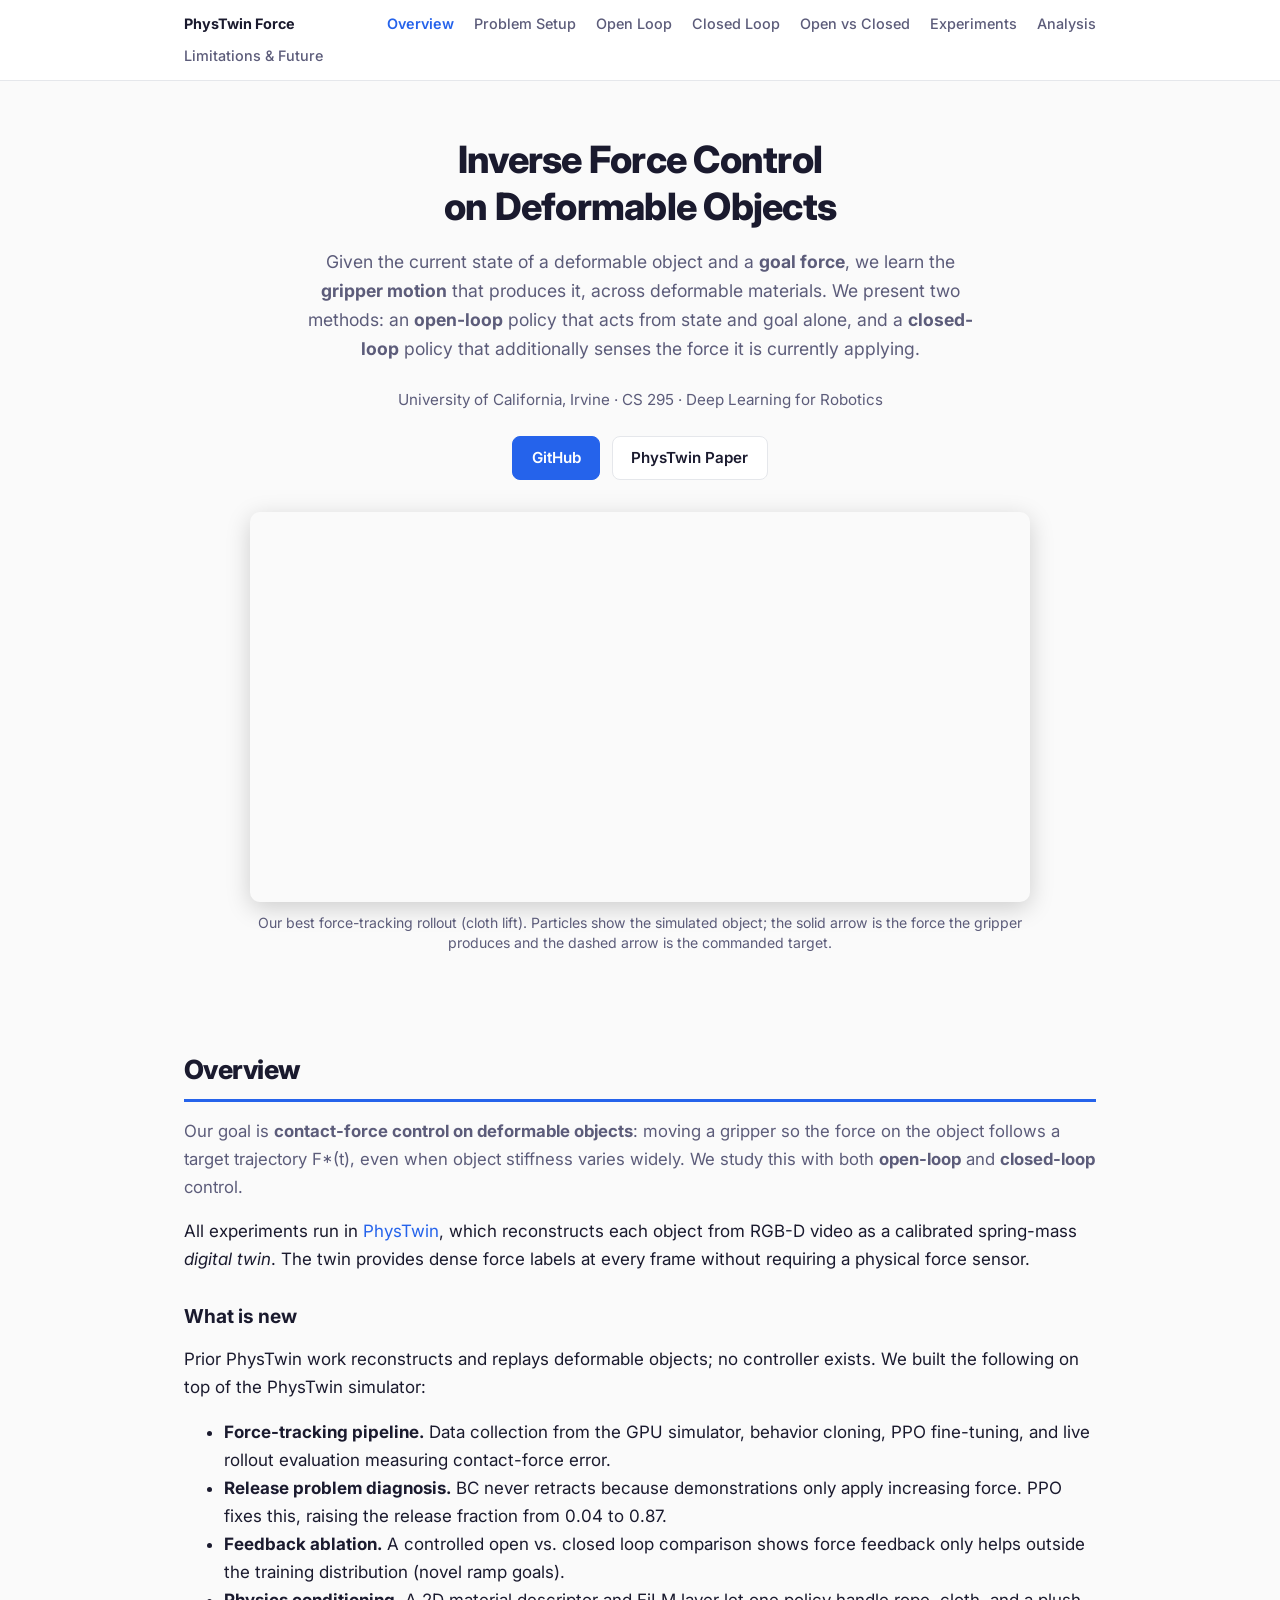
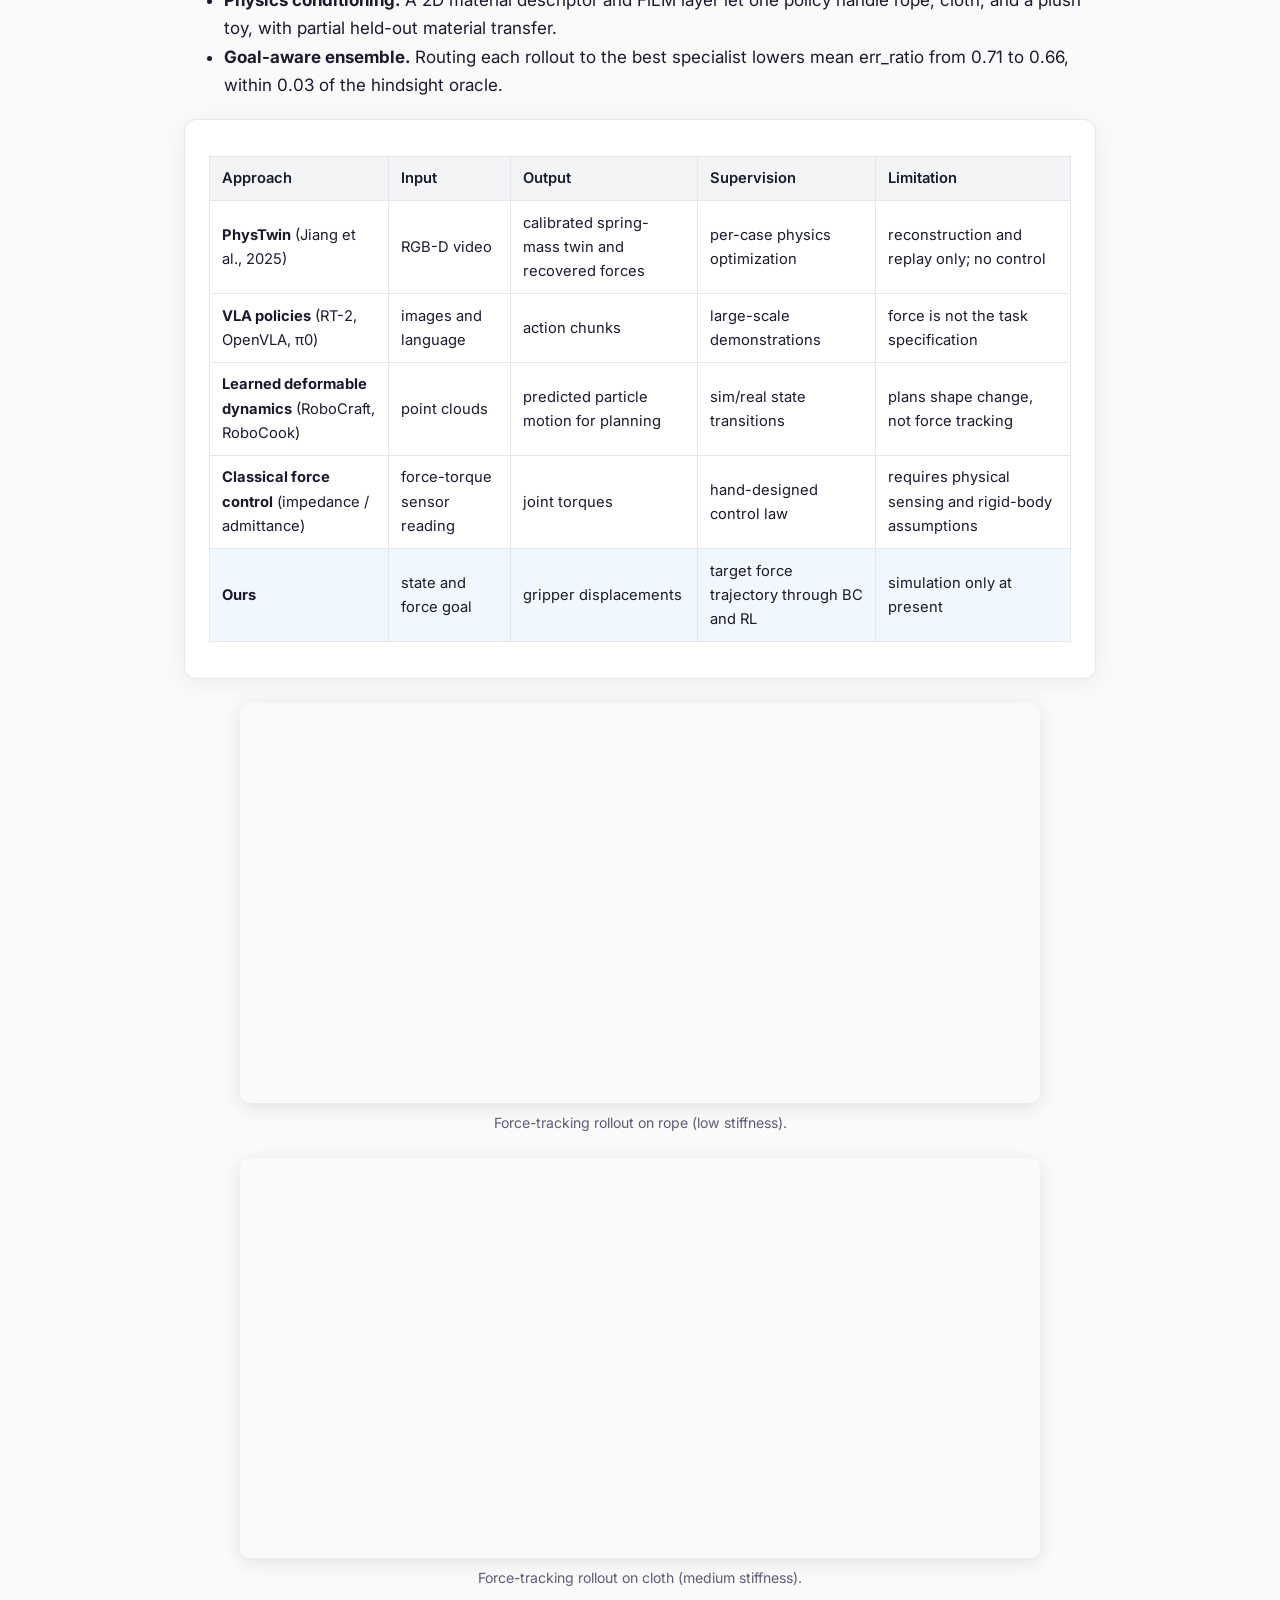
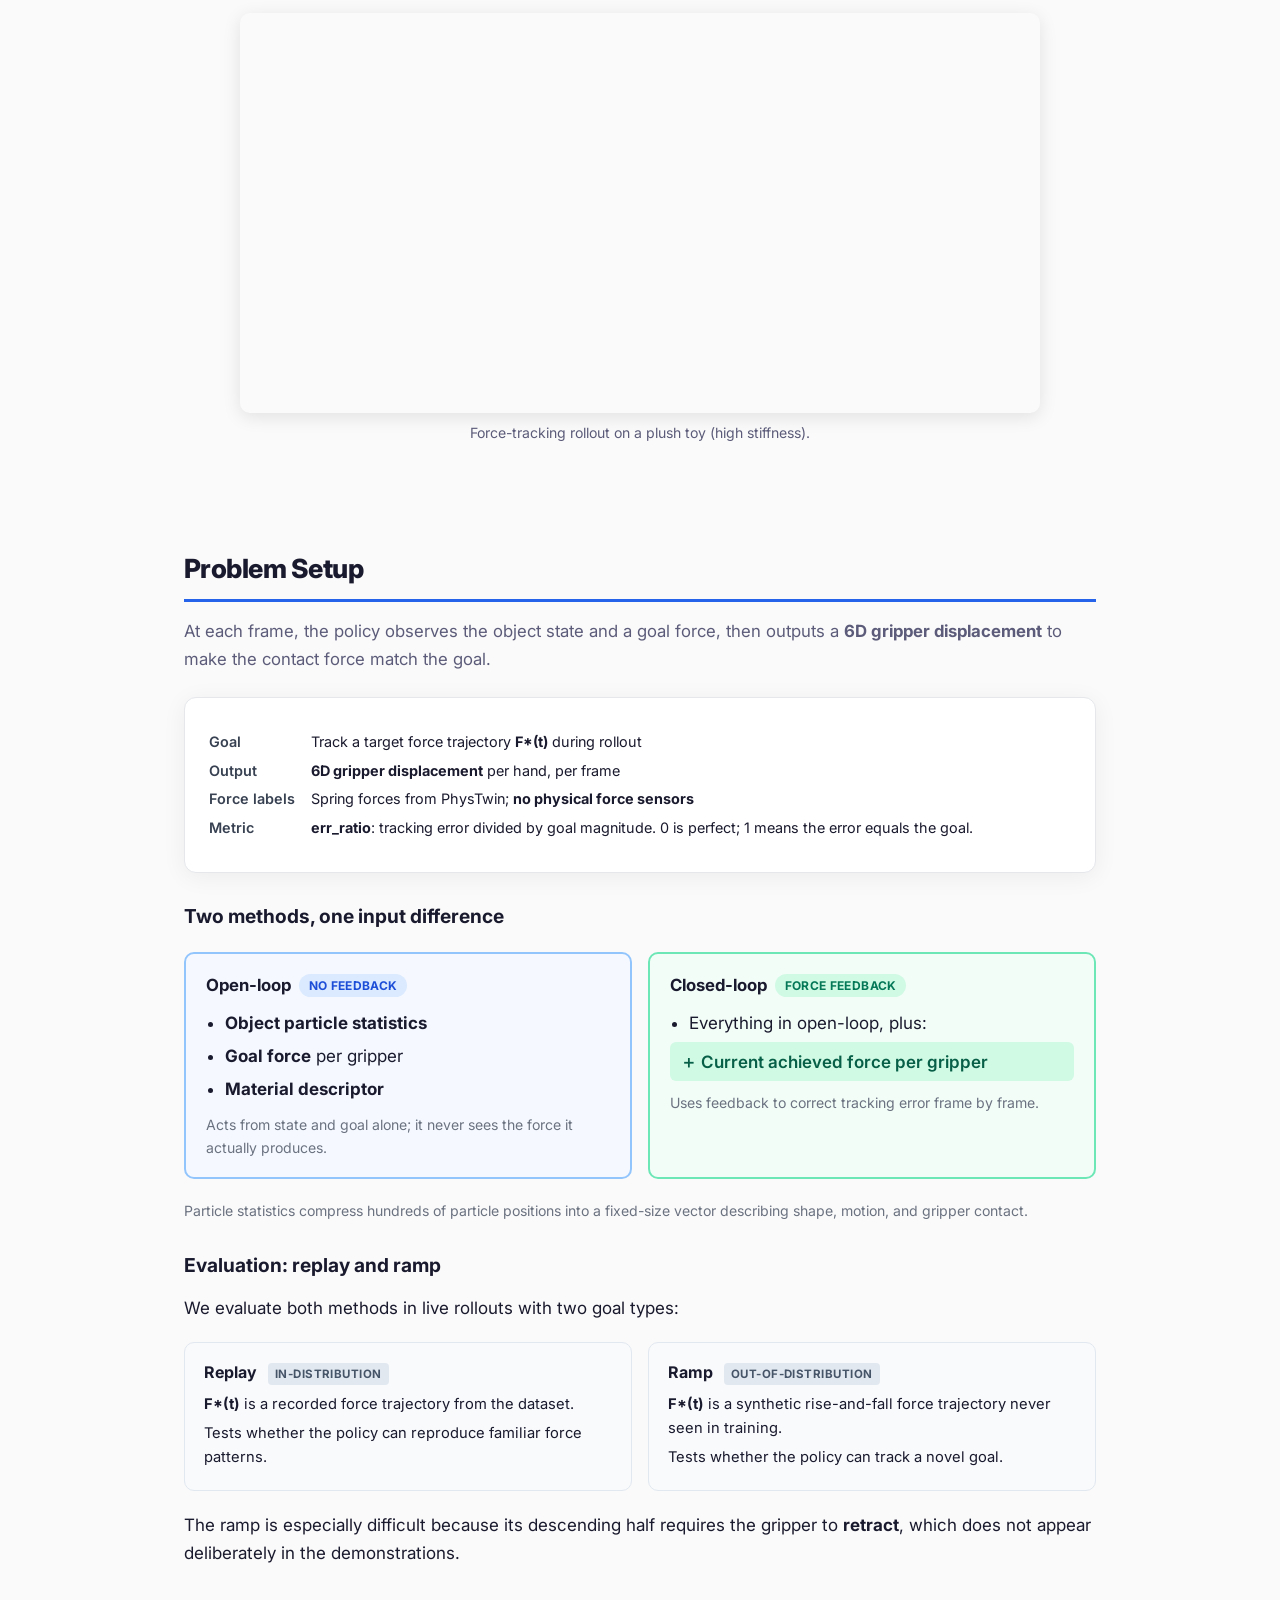
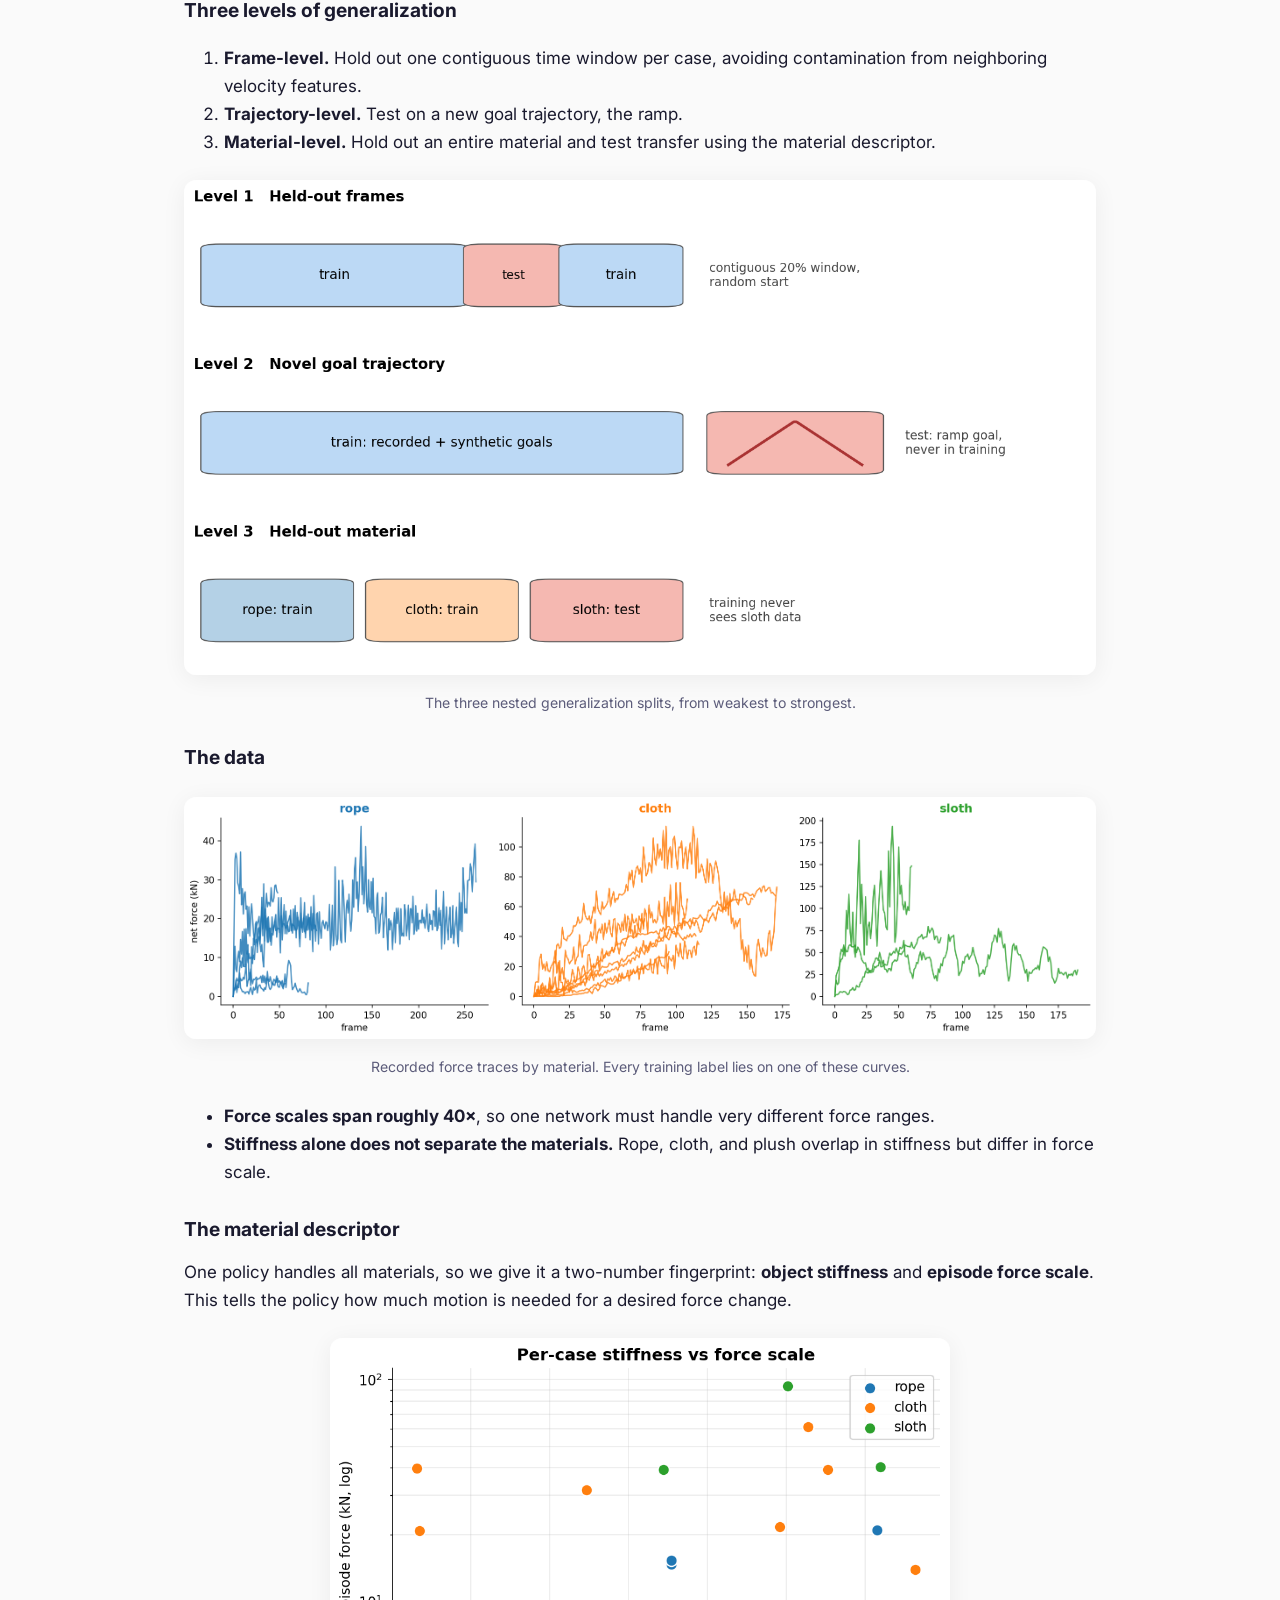
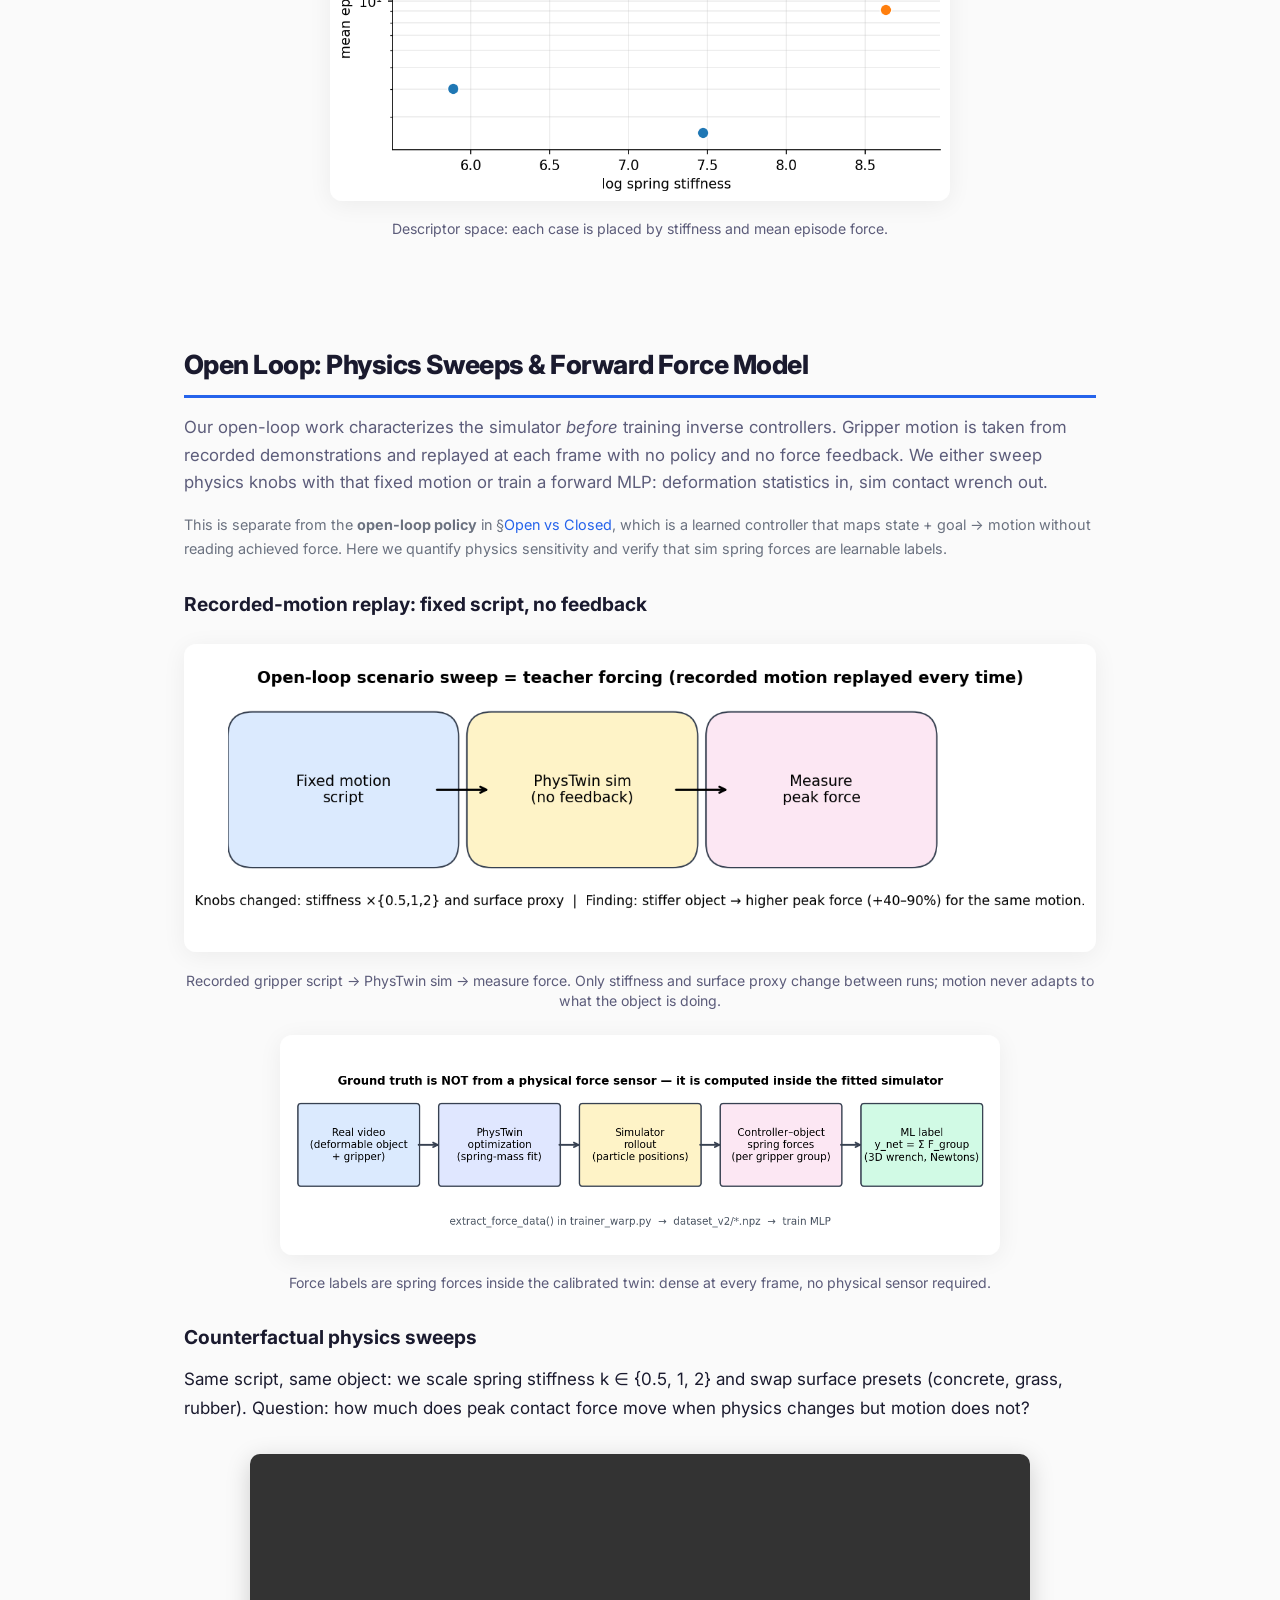
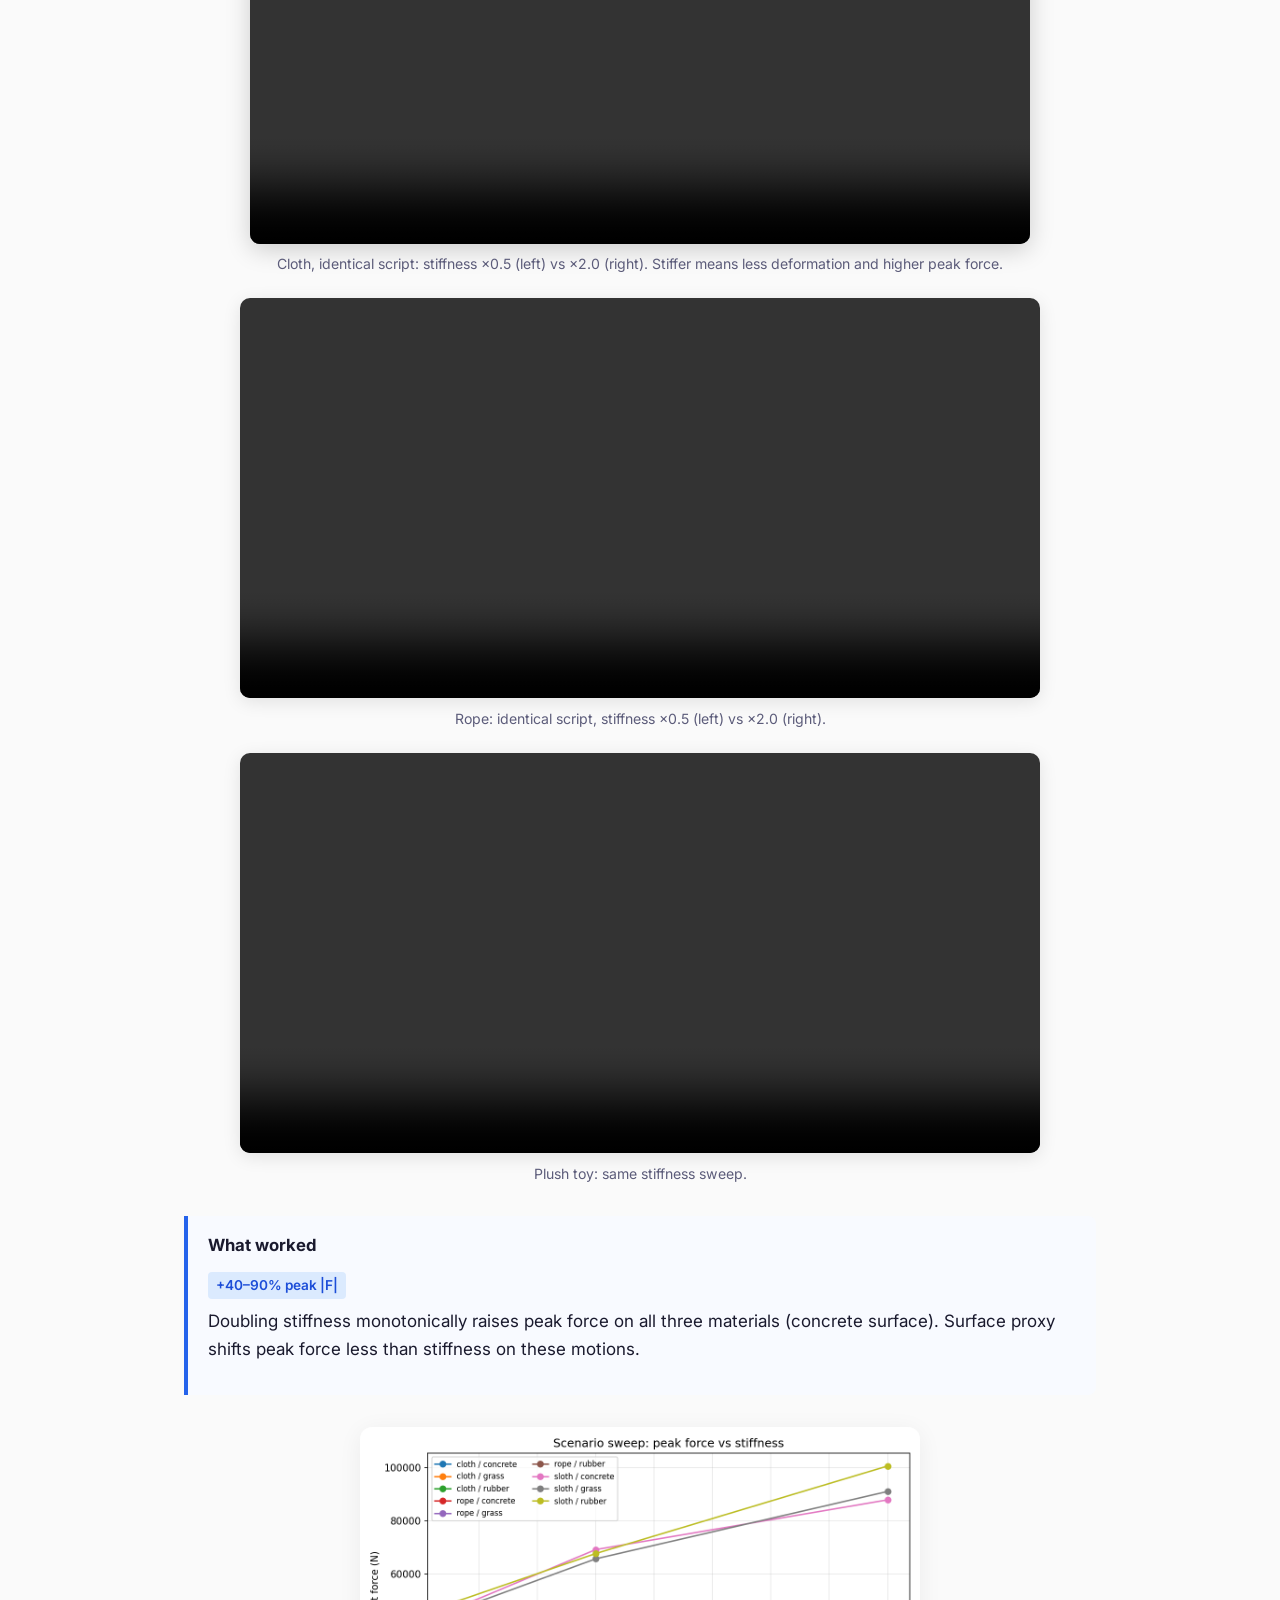
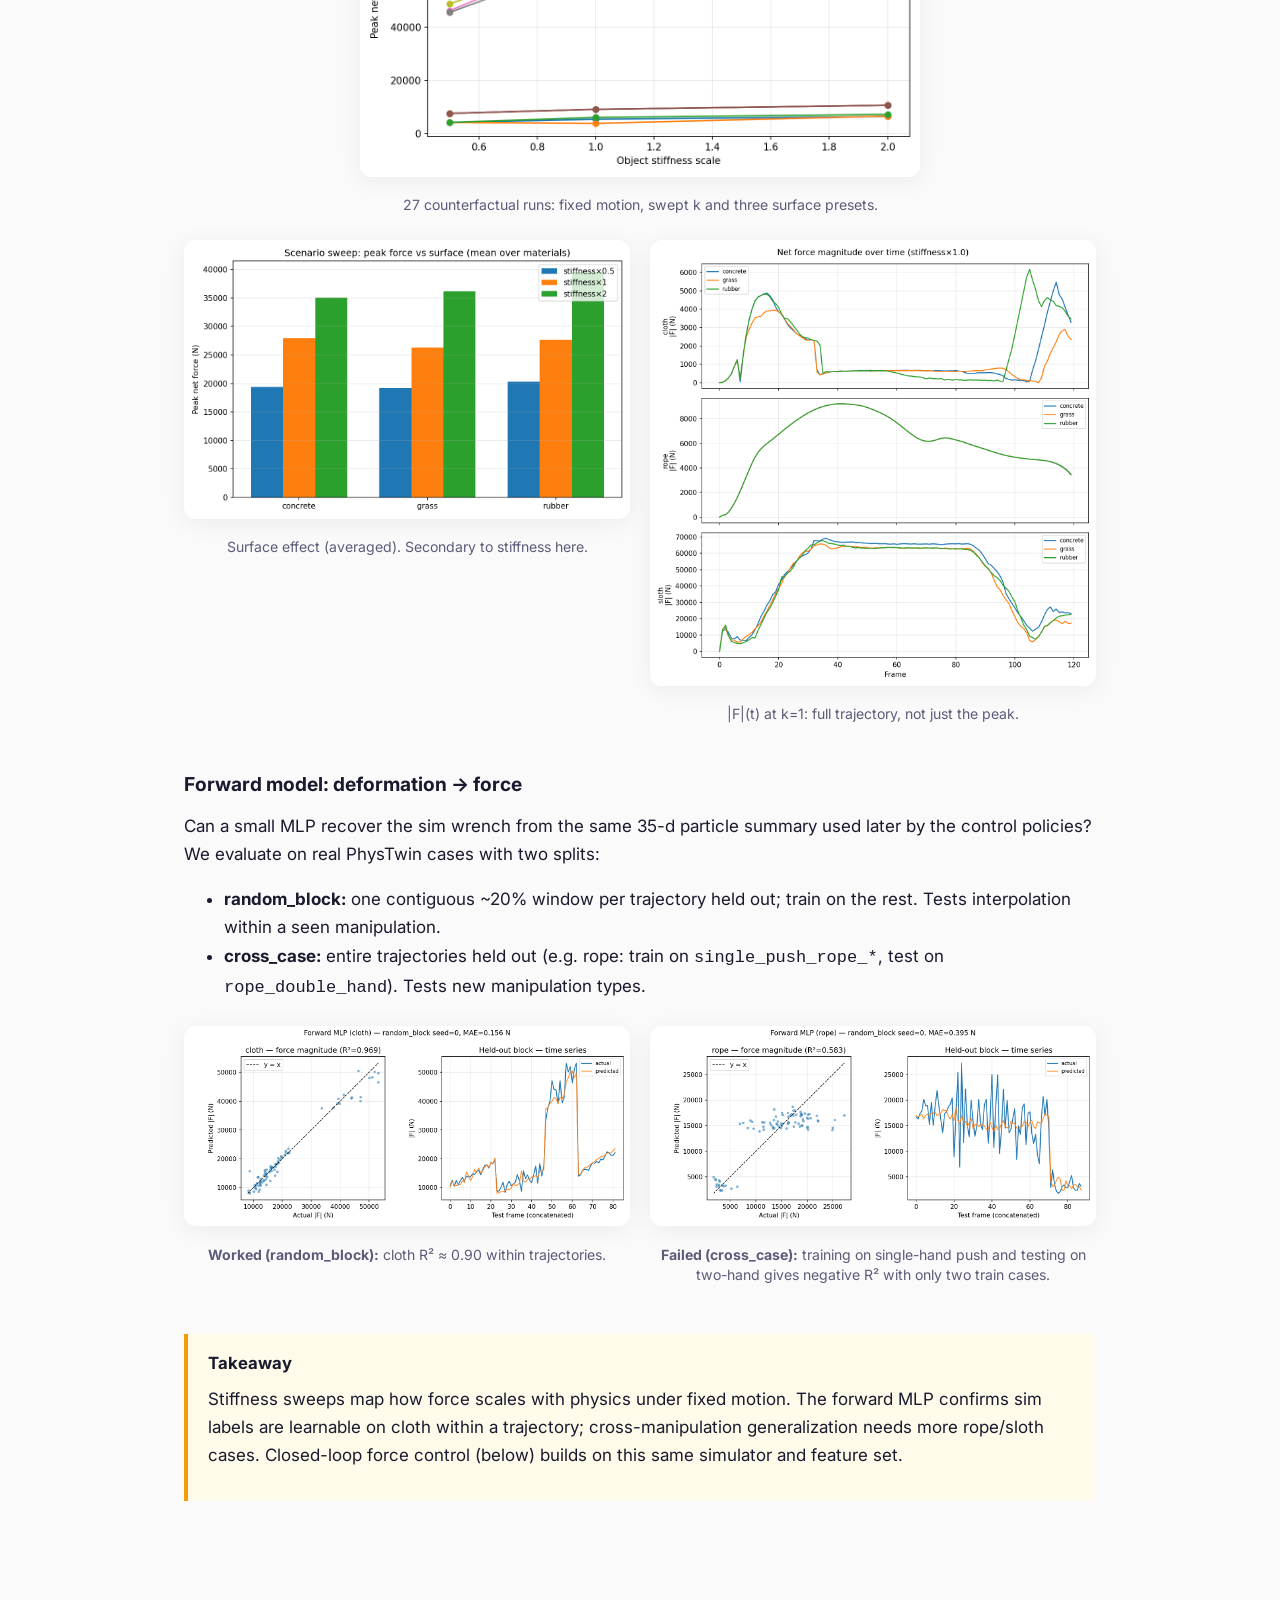
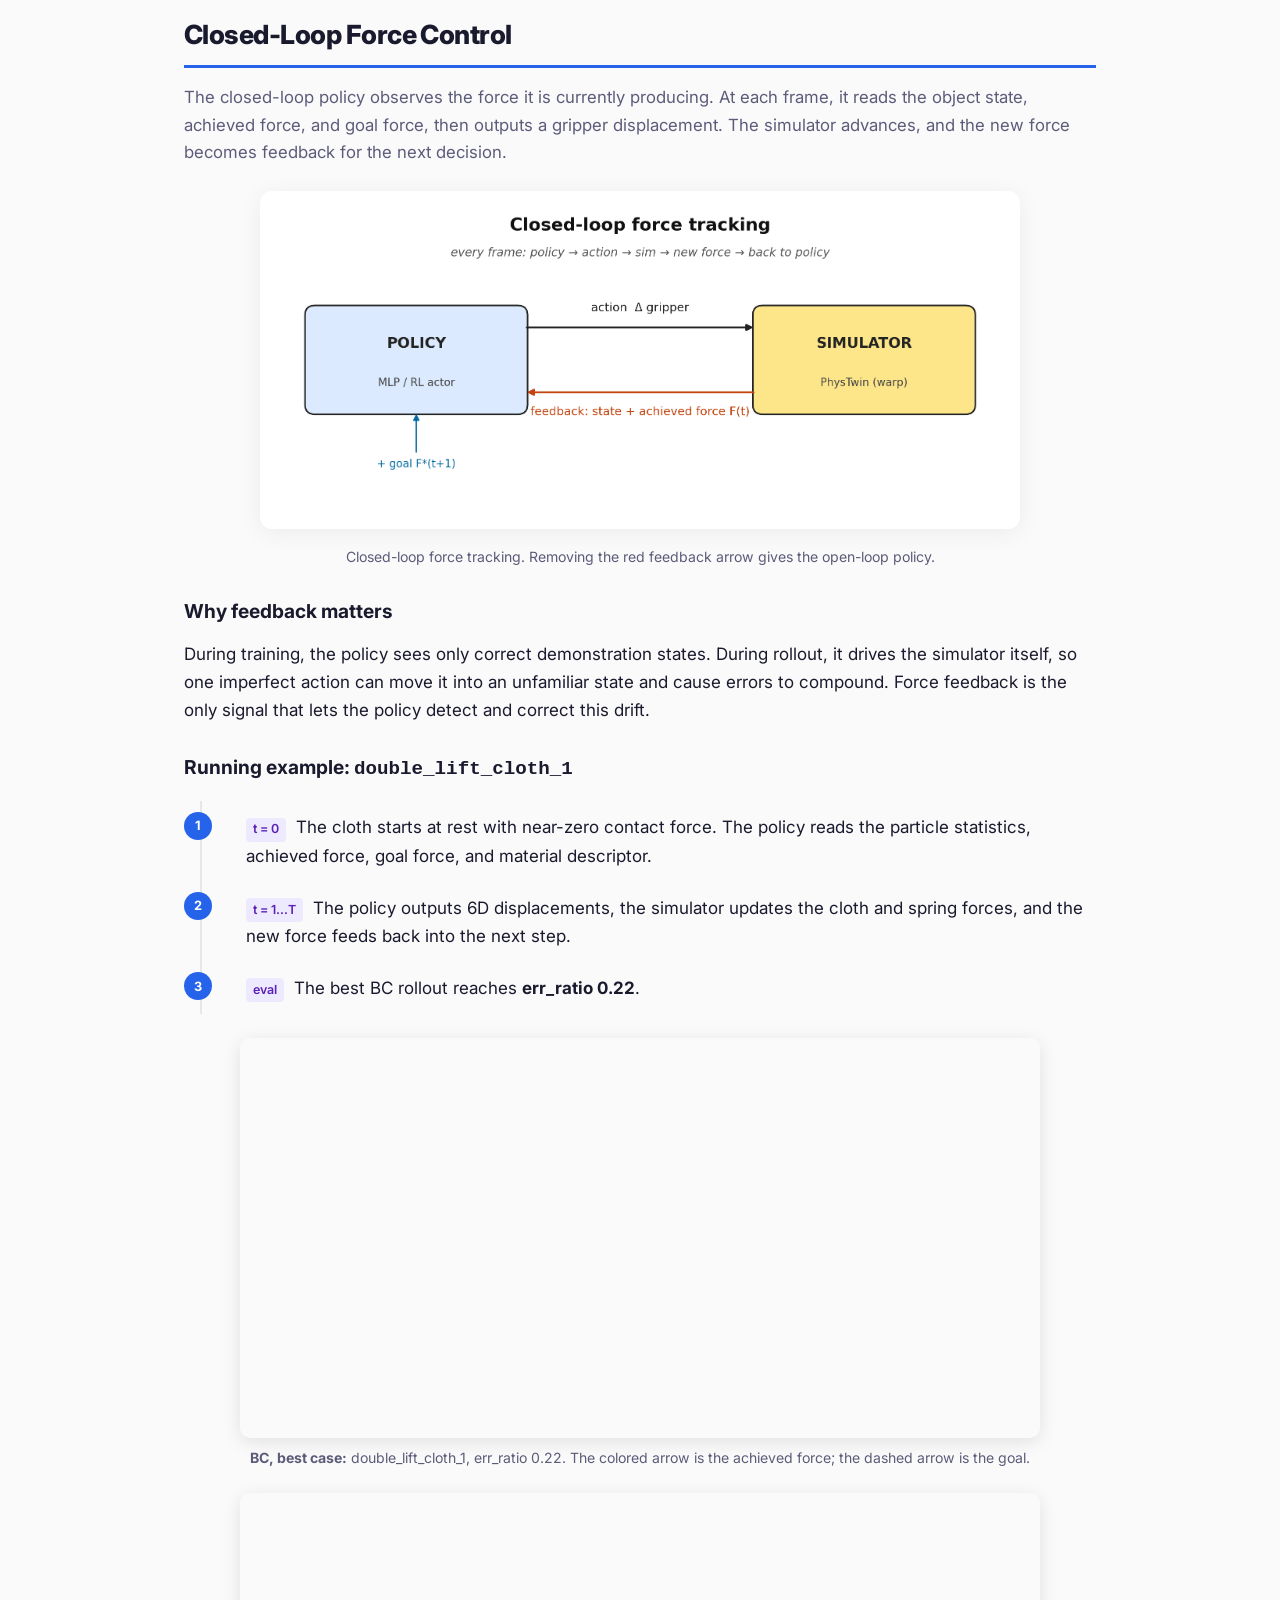
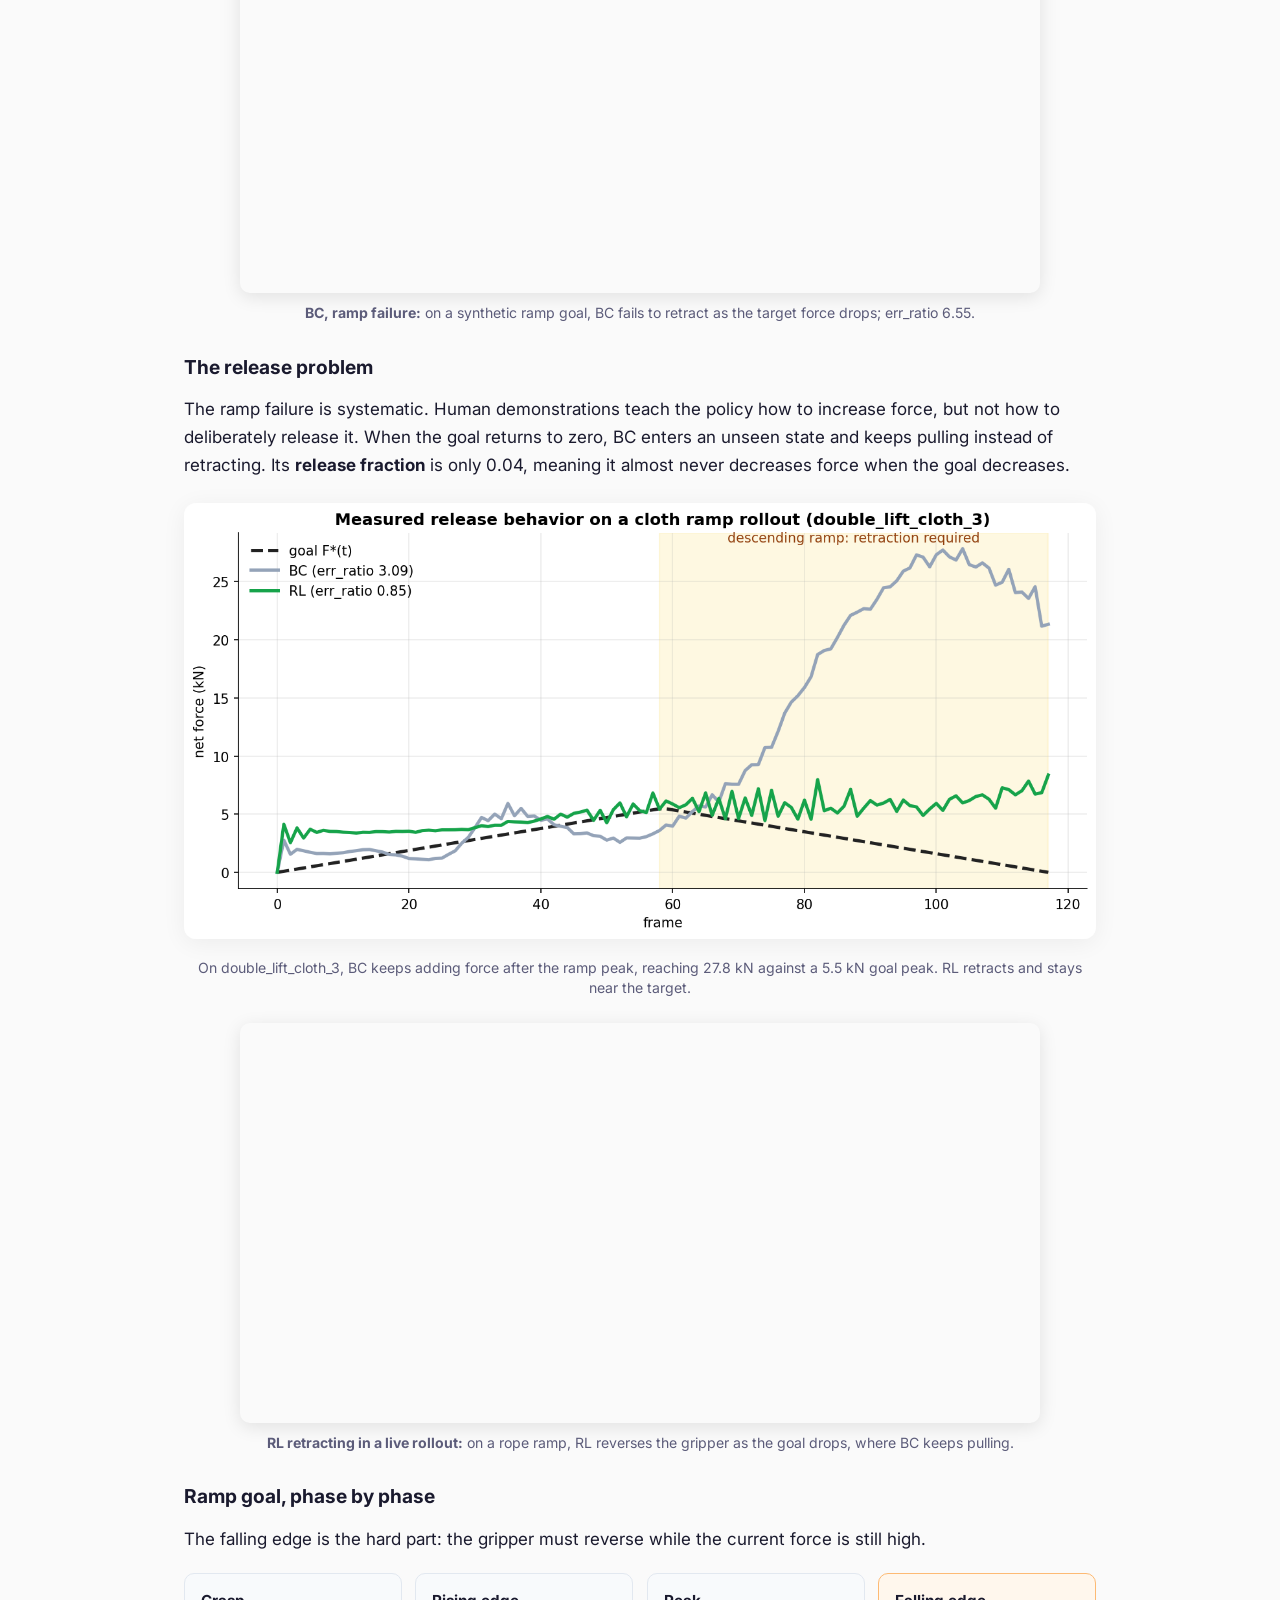
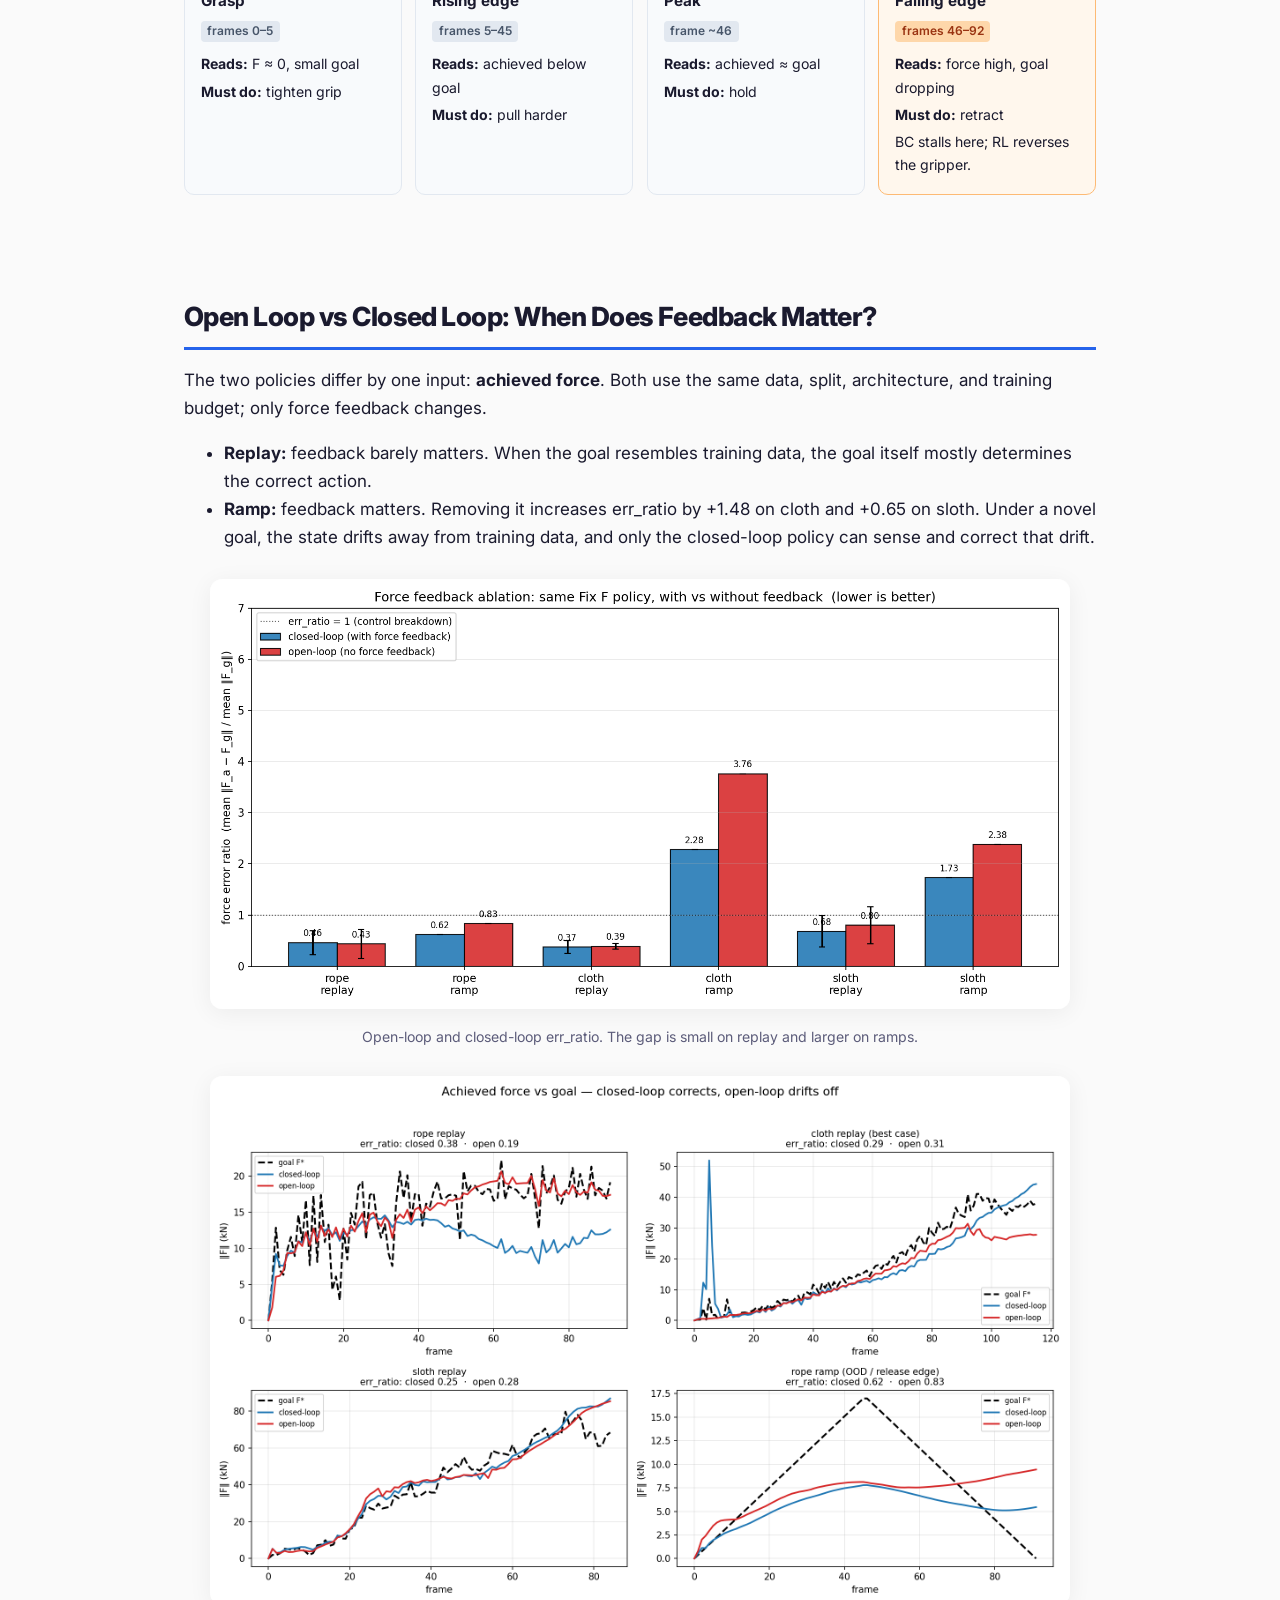
<file: docs/index.html>
<!DOCTYPE html>
<html lang="en">
<head>
  <meta charset="utf-8">
  <meta name="viewport" content="width=device-width, initial-scale=1">
  <meta name="description" content="Force control on deformable objects inside a PhysTwin digital twin: open-loop and closed-loop policies that map a goal force to gripper motion.">
  <title>PhysTwin Force Learning</title>
  <link rel="preconnect" href="https://fonts.googleapis.com">
  <link rel="preconnect" href="https://fonts.gstatic.com" crossorigin>
  <link href="https://fonts.googleapis.com/css2?family=Inter:wght@400;500;600;700;800&display=swap" rel="stylesheet">
  <link rel="stylesheet" href="css/style.css">
  <style>
    /* Inline additions for new sections */
    .video-stack {
      margin: 1.5rem 0;
    }
    .video-stack figure {
      margin: 1.5rem auto;
      max-width: 800px;
      text-align: center;
    }
    .video-stack video {
      width: 100%;
      border-radius: 10px;
      display: block;
      box-shadow: 0 4px 18px rgba(0,0,0,0.10);
    }
    .exp-block {
      border-left: 4px solid var(--accent, #2563eb);
      padding: 1rem 1.25rem;
      margin: 2rem 0;
      background: #f8faff;
      border-radius: 0 8px 8px 0;
    }
    .exp-block h4 { margin: 0 0 0.5rem; font-size: 1.05rem; }
    .exp-block .metric {
      display: inline-block;
      background: #dbeafe;
      color: #1d4ed8;
      border-radius: 4px;
      padding: 0.15rem 0.5rem;
      font-size: 0.85rem;
      font-weight: 600;
      margin: 0.25rem 0 0.5rem;
    }
    .exp-block.negative {
      border-left-color: #f59e0b;
      background: #fffbeb;
    }
    .exp-block.negative .metric {
      background: #fef3c7;
      color: #92400e;
    }
    .callout {
      background: #fffbeb;
      border: 1px solid #f59e0b;
      border-radius: 8px;
      padding: 1rem 1.25rem;
      margin: 1.5rem 0;
    }
    .callout strong { color: #92400e; }
    .io-row {
      display: grid;
      grid-template-columns: auto 1fr;
      gap: 0.3rem 1rem;
      font-size: 0.9rem;
      margin: 0.75rem 0;
    }
    .io-label {
      font-weight: 600;
      color: #374151;
      white-space: nowrap;
    }
    .tag-step {
      display: inline-block;
      background: #ede9fe;
      color: #5b21b6;
      border-radius: 4px;
      padding: 0.1rem 0.45rem;
      font-size: 0.78rem;
      font-weight: 600;
      margin-right: 0.3rem;
    }
    .hero-figure {
      margin: 2rem auto 0;
      max-width: 780px;
    }
    .hero-figure video {
      width: 100%;
      border-radius: 10px;
      display: block;
      box-shadow: 0 6px 24px rgba(0,0,0,0.18);
    }
    .setup-grid {
      display: grid;
      grid-template-columns: 1fr 1fr;
      gap: 1rem;
      margin: 1.25rem 0;
    }
    .io-card {
      border: 2px solid #e5e7eb;
      border-radius: 10px;
      padding: 1.1rem 1.25rem;
      background: #fafafa;
    }
    .io-card h4 {
      margin: 0 0 0.6rem;
      font-size: 1.05rem;
      display: flex;
      align-items: center;
      gap: 0.5rem;
    }
    .io-card ul { margin: 0.4rem 0 0.6rem; padding-left: 1.2rem; }
    .io-card li { margin: 0.3rem 0; }
    .io-card .io-note { font-size: 0.88rem; color: #6b7280; margin: 0.5rem 0 0; }
    .io-card.open { border-color: #93c5fd; background: #f5f9ff; }
    .io-card.closed { border-color: #6ee7b7; background: #f3fdf8; }
    .io-badge {
      display: inline-block;
      border-radius: 999px;
      padding: 0.1rem 0.6rem;
      font-size: 0.75rem;
      font-weight: 700;
      letter-spacing: 0.03em;
      text-transform: uppercase;
    }
    .io-card.open .io-badge { background: #dbeafe; color: #1d4ed8; }
    .io-card.closed .io-badge { background: #d1fae5; color: #047857; }
    .io-card .plus {
      list-style: none;
      margin-left: -1.2rem;
      background: #d1fae5;
      border-radius: 6px;
      padding: 0.35rem 0.6rem;
      font-weight: 600;
      color: #065f46;
    }
    .mode-grid {
      display: grid;
      grid-template-columns: 1fr 1fr;
      gap: 1rem;
      margin: 1.25rem 0;
    }
    .mode-card {
      border-radius: 10px;
      padding: 1rem 1.2rem;
      background: #f8fafc;
      border: 1px solid #e2e8f0;
    }
    .mode-card h4 { margin: 0 0 0.4rem; font-size: 1rem; }
    .mode-card p { margin: 0.3rem 0; font-size: 0.92rem; }
    .mode-tag {
      display: inline-block;
      font-size: 0.72rem;
      font-weight: 700;
      letter-spacing: 0.04em;
      text-transform: uppercase;
      border-radius: 4px;
      padding: 0.1rem 0.45rem;
      margin-left: 0.4rem;
      background: #e2e8f0;
      color: #475569;
    }
    .phase-grid {
      display: grid;
      grid-template-columns: repeat(4, 1fr);
      gap: 0.85rem;
      margin: 1.25rem 0;
    }
    .phase-card {
      border: 1px solid #e2e8f0;
      border-radius: 10px;
      padding: 0.85rem 1rem;
      background: #f8fafc;
      font-size: 0.88rem;
    }
    .phase-card h5 { margin: 0 0 0.35rem; font-size: 0.95rem; }
    .phase-card .frames {
      display: inline-block;
      background: #e2e8f0;
      color: #475569;
      border-radius: 4px;
      padding: 0.05rem 0.4rem;
      font-size: 0.75rem;
      font-weight: 600;
      margin-bottom: 0.4rem;
    }
    .phase-card p { margin: 0.25rem 0; }
    .phase-card.hard {
      background: #fff7ed;
      border-color: #fdba74;
    }
    .phase-card.hard .frames { background: #fed7aa; color: #9a3412; }
    .figure-stack .figure {
      max-width: 860px;
      margin: 1.75rem auto;
    }
    @media (max-width: 760px) {
      .setup-grid, .mode-grid { grid-template-columns: 1fr; }
      .phase-grid { grid-template-columns: 1fr 1fr; }
    }
  </style>
</head>
<body>

<nav class="site-nav">
  <div class="site-nav-inner">
    <a class="brand" href="#">PhysTwin Force</a>
    <a href="#overview">Overview</a>
    <a href="#setup">Problem Setup</a>
    <a href="#open-loop">Open Loop</a>
    <a href="#closed-loop">Closed Loop</a>
    <a href="#comparison">Open vs Closed</a>
    <a href="#experiments">Experiments</a>
    <a href="#pushing-further">Analysis</a>
    <a href="#future">Limitations &amp; Future</a>
  </div>
</nav>

<!-- ===================== HERO ===================== -->
<header class="hero">
  <h1>Inverse Force Control<br>on Deformable Objects</h1>
  <p class="subtitle">

    Given the current state of a deformable object and a <strong>goal force</strong>, we learn the
    <strong>gripper motion</strong> that produces it, across deformable materials.
    We present two methods: an <strong>open-loop</strong> policy that acts from state and goal
    alone, and a <strong>closed-loop</strong> policy that additionally senses the force it is
    currently applying.
  </p>
  <p class="affiliation">University of California, Irvine · CS 295 · Deep Learning for Robotics</p>
  <div class="hero-links">
    <a class="btn btn-primary" href="https://github.com/ArshiaIlaty/PhysTwin" target="_blank" rel="noopener">GitHub</a>
    <a class="btn" href="https://jianghanxiao.github.io/phystwin-web/" target="_blank" rel="noopener">PhysTwin Paper</a>
  </div>
  <figure class="hero-figure">
    <video autoplay muted loop playsinline src="assets/force_control/videos/HERO_cloth_lift_particles.mp4">
    </video>
    <p class="caption">
      Our best force-tracking rollout (cloth lift). Particles show the
      simulated object; the solid arrow is the force the gripper produces and the dashed arrow is
      the commanded target.
    </p>
  </figure>
</header>

<!-- ===================== OVERVIEW ===================== -->
<section id="overview">
  <h2>Overview</h2>

  <p class="lead">
    Our goal is <strong>contact-force control on deformable objects</strong>: moving a gripper so the
    force on the object follows a target trajectory F*(t), even when object stiffness varies widely.
    We study this with both <strong>open-loop</strong> and <strong>closed-loop</strong> control.
  </p>

  <p>
    All experiments run in <a href="https://jianghanxiao.github.io/phystwin-web/" target="_blank" rel="noopener">PhysTwin</a>,
    which reconstructs each object from RGB-D video as a calibrated spring-mass <em>digital twin</em>.
    The twin provides dense force labels at every frame without requiring a physical force sensor.
  </p>

  <h3>What is new</h3>
  <p>
    Prior PhysTwin work reconstructs and replays deformable objects; no controller exists.
    We built the following on top of the PhysTwin simulator:
  </p>
  <ul>
    <li><strong>Force-tracking pipeline.</strong> Data collection from the GPU simulator, behavior cloning, PPO fine-tuning, and live rollout evaluation measuring contact-force error.</li>
    <li><strong>Release problem diagnosis.</strong> BC never retracts because demonstrations only apply increasing force. PPO fixes this, raising the release fraction from 0.04 to 0.87.</li>
    <li><strong>Feedback ablation.</strong> A controlled open vs. closed loop comparison shows force feedback only helps outside the training distribution (novel ramp goals).</li>
    <li><strong>Physics conditioning.</strong> A 2D material descriptor and FiLM layer let one policy handle rope, cloth, and a plush toy, with partial held-out material transfer.</li>
    <li><strong>Goal-aware ensemble.</strong> Routing each rollout to the best specialist lowers mean err_ratio from 0.71 to 0.66, within 0.03 of the hindsight oracle.</li>
  </ul>

  <div class="table-scroll card">
    <table>
      <thead>
        <tr><th>Approach</th><th>Input</th><th>Output</th><th>Supervision</th><th>Limitation</th></tr>
      </thead>
      <tbody>
        <tr>
          <td><strong>PhysTwin</strong> (Jiang et al., 2025)</td>
          <td>RGB-D video</td>
          <td>calibrated spring-mass twin and recovered forces</td>
          <td>per-case physics optimization</td>
          <td>reconstruction and replay only; no control</td>
        </tr>
        <tr>
          <td><strong>VLA policies</strong> (RT-2, OpenVLA, π0)</td>
          <td>images and language</td>
          <td>action chunks</td>
          <td>large-scale demonstrations</td>
          <td>force is not the task specification</td>
        </tr>
        <tr>
          <td><strong>Learned deformable dynamics</strong> (RoboCraft, RoboCook)</td>
          <td>point clouds</td>
          <td>predicted particle motion for planning</td>
          <td>sim/real state transitions</td>
          <td>plans shape change, not force tracking</td>
        </tr>
        <tr>
          <td><strong>Classical force control</strong> (impedance / admittance)</td>
          <td>force-torque sensor reading</td>
          <td>joint torques</td>
          <td>hand-designed control law</td>
          <td>requires physical sensing and rigid-body assumptions</td>
        </tr>
        <tr style="background:#f0f7ff">
          <td><strong>Ours</strong></td>
          <td>state and force goal</td>
          <td>gripper displacements</td>
          <td>target force trajectory through BC and RL</td>
          <td>simulation only at present</td>
        </tr>
      </tbody>
    </table>
  </div>

  <div class="video-stack">
    <figure>
      <video autoplay muted loop playsinline src="assets/force_control/videos/OBJ_rope_particles.mp4">
    </video>
      <p class="caption">Force-tracking rollout on rope (low stiffness).</p>
    </figure>
    <figure>
      <video autoplay muted loop playsinline src="assets/force_control/videos/OBJ_cloth_particles.mp4">
    </video>
      <p class="caption">Force-tracking rollout on cloth (medium stiffness).</p>
    </figure>
    <figure>
      <video autoplay muted loop playsinline src="assets/force_control/videos/OBJ_sloth_particles.mp4">
    </video>
      <p class="caption">Force-tracking rollout on a plush toy (high stiffness).</p>
    </figure>
  </div>


</section>

<!-- ===================== PROBLEM SETUP ===================== -->
<section id="setup">
  <h2>Problem Setup</h2>

  <p class="lead">
    At each frame, the policy observes the object state and a goal force, then outputs a
    <strong>6D gripper displacement</strong> to make the contact force match the goal.
  </p>

  <div class="card malak" style="margin: 1.5rem 0;">
    <div class="io-row">
      <span class="io-label">Goal</span>
      <span>Track a target force trajectory <strong>F*(t)</strong> during rollout</span>

      <span class="io-label">Output</span>
      <span><strong>6D gripper displacement</strong> per hand, per frame</span>

      <span class="io-label">Force labels</span>
      <span>Spring forces from PhysTwin; <strong>no physical force sensors</strong></span>

      <span class="io-label">Metric</span>
      <span><strong>err_ratio</strong>: tracking error divided by goal magnitude. 0 is perfect; 1 means the error equals the goal.</span>
    </div>
  </div>

  <h3>Two methods, one input difference</h3>
  <div class="setup-grid">
    <div class="io-card open">
      <h4>Open-loop <span class="io-badge">no feedback</span></h4>
      <ul>
        <li><strong>Object particle statistics</strong></li>
        <li><strong>Goal force</strong> per gripper</li>
        <li><strong>Material descriptor</strong></li>
      </ul>
      <p class="io-note">
        Acts from state and goal alone; it never sees the force it actually produces.
      </p>
    </div>

    <div class="io-card closed">
      <h4>Closed-loop <span class="io-badge">force feedback</span></h4>
      <ul>
        <li>Everything in open-loop, plus:</li>
        <li class="plus">＋ Current achieved force per gripper</li>
      </ul>
      <p class="io-note">
        Uses feedback to correct tracking error frame by frame.
      </p>
    </div>
  </div>

  <p class="io-note" style="font-size:0.88rem;color:#6b7280">
    Particle statistics compress hundreds of particle positions into a fixed-size vector describing
    shape, motion, and gripper contact.
  </p>

  <h3>Evaluation: replay and ramp</h3>
  <p>We evaluate both methods in live rollouts with two goal types:</p>

  <div class="mode-grid">
    <div class="mode-card">
      <h4>Replay <span class="mode-tag">in-distribution</span></h4>
      <p>
        <strong>F*(t)</strong> is a recorded force trajectory from the dataset.
      </p>
      <p>
        Tests whether the policy can reproduce familiar force patterns.
      </p>
    </div>

    <div class="mode-card">
      <h4>Ramp <span class="mode-tag">out-of-distribution</span></h4>
      <p>
        <strong>F*(t)</strong> is a synthetic rise-and-fall force trajectory never seen in training.
      </p>
      <p>
        Tests whether the policy can track a novel goal.
      </p>
    </div>
  </div>

  <p>
    The ramp is especially difficult because its descending half requires the gripper to
    <strong>retract</strong>, which does not appear deliberately in the demonstrations.
  </p>

  <h3>Three levels of generalization</h3>
  <ol>
    <li>
      <strong>Frame-level.</strong> Hold out one contiguous time window per case, avoiding contamination from neighboring velocity features.
    </li>
    <li>
      <strong>Trajectory-level.</strong> Test on a new goal trajectory, the ramp.
    </li>
    <li>
      <strong>Material-level.</strong> Hold out an entire material and test transfer using the
      material descriptor.
    </li>
  </ol>

  <figure class="figure">
    <img src="assets/force_control/figures/12_generalization_splits.png" alt="The three generalization splits">
    <p class="caption">The three nested generalization splits, from weakest to strongest.</p>
  </figure>

  <h3>The data</h3>
  <figure class="figure">
    <img src="assets/force_control/figures/11a_force_traces.png" alt="Recorded force over time for each material">
    <p class="caption">
      Recorded force traces by material. Every training label lies on one of these curves.
    </p>
  </figure>

  <ul>
    <li>
      <strong>Force scales span roughly 40×</strong>, so one network must handle very different
      force ranges.
    </li>
    <li>
      <strong>Stiffness alone does not separate the materials.</strong> Rope, cloth, and plush
      overlap in stiffness but differ in force scale.
    </li>
  </ul>

  <h3>The material descriptor</h3>
  <p>
    One policy handles all materials, so we give it a two-number fingerprint:
    <strong>object stiffness</strong> and <strong>episode force scale</strong>. This tells the policy
    how much motion is needed for a desired force change.
  </p>

  <figure class="figure" style="max-width:620px;margin-left:auto;margin-right:auto;">
    <img src="assets/force_control/figures/11b_stiffness_force_map.png" alt="Per-case stiffness vs force scale map">
    <p class="caption">
      Descriptor space: each case is placed by stiffness and mean episode force.
    </p>
  </figure>
</section>


<!-- ===================== OPEN LOOP (physics sweeps + forward model) ===================== -->
<section id="open-loop">
  <h2>Open Loop: Physics Sweeps &amp; Forward Force Model</h2>

  <p class="lead">
    Our open-loop work characterizes the simulator <em>before</em> training inverse controllers.
    Gripper motion is taken from recorded demonstrations and replayed at each frame with no policy
    and no force feedback. We either sweep physics knobs with that fixed motion or train
    a forward MLP: deformation statistics in, sim contact wrench out.
  </p>
  <p class="io-note" style="font-size:0.9rem;color:#6b7280;margin-bottom:1.25rem;">
    This is separate from the <strong>open-loop policy</strong> in §<a href="#comparison">Open vs Closed</a>,
    which is a learned controller that maps state + goal → motion without reading achieved force.
    Here we quantify physics sensitivity and verify that sim spring forces are learnable labels.
  </p>

  <h3>Recorded-motion replay: fixed script, no feedback</h3>
  <figure class="figure">
    <img src="assets/scenario_sweeps/open_loop_teacher_forcing.png" alt="Open-loop scenario sweep pipeline">
    <p class="caption">
      Recorded gripper script → PhysTwin sim → measure force. Only stiffness and surface proxy change
      between runs; motion never adapts to what the object is doing.
    </p>
  </figure>

  <figure class="figure" style="max-width:720px;margin-left:auto;margin-right:auto;">
    <img src="assets/scenario_sweeps/ground_truth_pipeline.png" alt="Where sim force labels come from">
    <p class="caption">
      Force labels are spring forces inside the calibrated twin: dense at every frame, no physical sensor required.
    </p>
  </figure>

  <h3>Counterfactual physics sweeps</h3>
  <p>
    Same script, same object: we scale spring stiffness k ∈ {0.5, 1, 2} and swap surface presets
    (concrete, grass, rubber). Question: how much does peak contact force move when physics changes
    but motion does not?
  </p>

  <figure class="figure hero-figure">
    <video controls playsinline preload="metadata" width="100%" src="assets/scenario_sweeps/compare_cloth_k0.5_vs_k2.0.mp4">
    </video>
    <p class="caption">Cloth, identical script: stiffness ×0.5 (left) vs ×2.0 (right). Stiffer means less deformation and higher peak force.</p>
  </figure>

  <div class="video-stack">
    <figure>
      <video controls playsinline preload="metadata" src="assets/scenario_sweeps/compare_rope_k0.5_vs_k2.0.mp4">
      </video>
      <p class="caption">Rope: identical script, stiffness ×0.5 (left) vs ×2.0 (right).</p>
    </figure>
    <figure>
      <video controls playsinline preload="metadata" src="assets/scenario_sweeps/compare_sloth_k0.5_vs_k2.0.mp4">
      </video>
      <p class="caption">Plush toy: same stiffness sweep.</p>
    </figure>
  </div>

  <div class="exp-block">
    <h4>What worked</h4>
    <span class="metric">+40–90% peak |F|</span>
    <p>Doubling stiffness monotonically raises peak force on all three materials (concrete surface). Surface proxy shifts peak force less than stiffness on these motions.</p>
  </div>

  <figure class="figure figure-compact">
    <img src="assets/scenario_sweeps/peak_force_vs_stiffness.png" alt="Peak force vs stiffness">
    <p class="caption">27 counterfactual runs: fixed motion, swept k and three surface presets.</p>
  </figure>

  <div class="figure-grid">
    <figure class="figure">
      <img src="assets/scenario_sweeps/peak_force_vs_surface.png" alt="Peak force vs surface">
      <p class="caption">Surface effect (averaged). Secondary to stiffness here.</p>
    </figure>
    <figure class="figure">
      <img src="assets/scenario_sweeps/force_trajectories.png" alt="Force over time">
      <p class="caption">|F|(t) at k=1: full trajectory, not just the peak.</p>
    </figure>
  </div>

  <h3>Forward model: deformation → force</h3>
  <p>
    Can a small MLP recover the sim wrench from the same 35-d particle summary used later by the
    control policies? We evaluate on real PhysTwin cases with two splits:
  </p>
  <ul>
    <li><strong>random_block:</strong> one contiguous ~20% window per trajectory held out; train on
      the rest. Tests interpolation within a seen manipulation.</li>
    <li><strong>cross_case:</strong> entire trajectories held out (e.g. rope: train on
      <code>single_push_rope_*</code>, test on <code>rope_double_hand</code>). Tests new manipulation types.</li>
  </ul>

  <div class="figure-grid">
    <figure class="figure">
      <img src="assets/scenario_sweeps/pred_vs_actual_cloth.png" alt="Cloth pred vs actual">
      <p class="caption"><strong>Worked (random_block):</strong> cloth R² ≈ 0.90 within trajectories.</p>
    </figure>
    <figure class="figure">
      <img src="assets/scenario_sweeps/pred_vs_actual_rope.png" alt="Rope pred vs actual">
      <p class="caption"><strong>Failed (cross_case):</strong> training on single-hand push and testing on two-hand gives negative R² with only two train cases.</p>
    </figure>
  </div>

  <div class="exp-block negative">
    <h4>Takeaway</h4>
    <p>Stiffness sweeps map how force scales with physics under fixed motion. The forward MLP confirms sim labels are learnable on cloth within a trajectory; cross-manipulation generalization needs more rope/sloth cases. Closed-loop force control (below) builds on this same simulator and feature set.</p>
  </div>
</section>

<!-- ===================== CLOSED-LOOP ===================== -->
<section id="closed-loop">
  <h2>Closed-Loop Force Control</h2>

  <p class="lead">
    The closed-loop policy observes the force it is currently producing. At each frame, it reads
    the object state, achieved force, and goal force, then outputs a gripper displacement. The
    simulator advances, and the new force becomes feedback for the next decision.
  </p>

  <figure class="figure">
    <img src="assets/force_control/figures/00_closed_loop_diagram.png" alt="Closed-loop force tracking: policy, action, simulator, force feedback" width="760">
    <p class="caption">
      Closed-loop force tracking. Removing the red feedback arrow gives the open-loop policy.
    </p>
  </figure>

  <h3>Why feedback matters</h3>
  <p>
    During training, the policy sees only correct demonstration states. During rollout, it drives
    the simulator itself, so one imperfect action can move it into an unfamiliar state and cause
    errors to compound. Force feedback is the only signal that lets the policy detect and correct
    this drift.
  </p>

  <h3>Running example: <code>double_lift_cloth_1</code></h3>
  <ol class="flow">
    <li>
      <span class="tag-step">t = 0</span>
      The cloth starts at rest with near-zero contact force. The policy reads the particle
      statistics, achieved force, goal force, and material descriptor.
    </li>
    <li>
      <span class="tag-step">t = 1…T</span>
      The policy outputs 6D displacements, the simulator updates the cloth and spring forces, and
      the new force feeds back into the next step.
    </li>
    <li>
      <span class="tag-step">eval</span>
      The best BC rollout reaches <strong>err_ratio 0.22</strong>.
    </li>
  </ol>

  <div class="video-stack">
    <figure>
      <video autoplay muted loop playsinline>
        <source src="assets/force_control/videos/06_BC_cloth_lift_BEST.mp4" type="video/mp4">
      </video>
      <p class="caption">
        <strong>BC, best case:</strong> double_lift_cloth_1, err_ratio 0.22. The colored arrow is
        the achieved force; the dashed arrow is the goal.
      </p>
    </figure>

    <figure>
      <video autoplay muted loop playsinline>
        <source src="assets/force_control/videos/02_BC_cloth_ramp_FAILURE.mp4" type="video/mp4">
      </video>
      <p class="caption">
        <strong>BC, ramp failure:</strong> on a synthetic ramp goal, BC fails to retract as the
        target force drops; err_ratio 6.55.
      </p>
    </figure>
  </div>

  <h3>The release problem</h3>
  <p>
    The ramp failure is systematic. Human demonstrations teach the policy how to increase force,
    but not how to deliberately release it. When the goal returns to zero, BC enters an unseen
    state and keeps pulling instead of retracting. Its <strong>release fraction</strong> is only
    0.04, meaning it almost never decreases force when the goal decreases.
  </p>

  <figure class="figure">
    <img src="assets/force_control/figures/00_release_problem_real.png" alt="Measured BC vs RL force traces on a cloth ramp rollout">
    <p class="caption">
      On double_lift_cloth_3, BC keeps adding force after the ramp peak, reaching 27.8 kN against a
      5.5 kN goal peak. RL retracts and stays near the target.
    </p>
  </figure>

  <div class="video-stack">
    <figure>
      <video autoplay muted loop playsinline>
        <source src="assets/force_control/videos/01_RL_rope_ramp_HEADLINE.mp4" type="video/mp4">
      </video>
      <p class="caption">
        <strong>RL retracting in a live rollout:</strong> on a rope ramp, RL reverses the gripper
        as the goal drops, where BC keeps pulling.
      </p>
    </figure>
  </div>

  <h3>Ramp goal, phase by phase</h3>
  <p>
    The falling edge is the hard part: the gripper must reverse while the current force is still high.
  </p>

  <div class="phase-grid">
    <div class="phase-card">
      <h5>Grasp</h5>
      <span class="frames">frames 0&ndash;5</span>
      <p><strong>Reads:</strong> F ≈ 0, small goal</p>
      <p><strong>Must do:</strong> tighten grip</p>
    </div>

    <div class="phase-card">
      <h5>Rising edge</h5>
      <span class="frames">frames 5&ndash;45</span>
      <p><strong>Reads:</strong> achieved below goal</p>
      <p><strong>Must do:</strong> pull harder</p>
    </div>

    <div class="phase-card">
      <h5>Peak</h5>
      <span class="frames">frame ~46</span>
      <p><strong>Reads:</strong> achieved ≈ goal</p>
      <p><strong>Must do:</strong> hold</p>
    </div>

    <div class="phase-card hard">
      <h5>Falling edge</h5>
      <span class="frames">frames 46&ndash;92</span>
      <p><strong>Reads:</strong> force high, goal dropping</p>
      <p><strong>Must do:</strong> retract</p>
      <p>BC stalls here; RL reverses the gripper.</p>
    </div>
  </div>
</section>


<!-- ===================== OPEN VS CLOSED ===================== -->
<section id="comparison">
  <h2>Open Loop vs Closed Loop: When Does Feedback Matter?</h2>

  <p>
    The two policies differ by one input: <strong>achieved force</strong>. Both use the same data,
    split, architecture, and training budget; only force feedback changes.
  </p>

  <ul>
    <li>
      <strong>Replay:</strong> feedback barely matters. When the goal resembles training data, the
      goal itself mostly determines the correct action.
    </li>
    <li>
      <strong>Ramp:</strong> feedback matters. Removing it increases err_ratio by +1.48 on cloth
      and +0.65 on sloth. Under a novel goal, the state drifts away from training data, and only
      the closed-loop policy can sense and correct that drift.
    </li>
  </ul>

  <div class="figure-stack">
    <figure class="figure">
      <img src="assets/force_control/open_vs_closed/01_open_vs_closed_bars.png" alt="Open vs closed loop bar chart">
      <p class="caption">
        Open-loop and closed-loop err_ratio. The gap is small on replay and larger on ramps.
      </p>
    </figure>

    <figure class="figure">
      <img src="assets/force_control/open_vs_closed/02_tracking_overlays.png" alt="Force tracking overlays open vs closed">
      <p class="caption">
        Achieved vs target force. Open-loop diverges on the ramp, while closed-loop partially
        corrects.
      </p>
    </figure>
  </div>

  <h3>Rollout comparison: open vs closed loop</h3>
  <p>The gap is clearest on ramp goals, where the state drifts away from training data.</p>

  <div class="video-stack">
    <figure>
      <video autoplay muted loop playsinline>
        <source src="assets/force_control/open_vs_closed/videos/single_push_rope_1__policy_recorded_goal__closed.mp4" type="video/mp4">
      </video>
      <p class="caption">Rope replay: closed-loop policy.</p>
    </figure>

    <figure>
      <video autoplay muted loop playsinline>
        <source src="assets/force_control/open_vs_closed/videos/single_push_rope_1__policy_recorded_goal__open.mp4" type="video/mp4">
      </video>
      <p class="caption">Rope replay: open-loop policy. Performance is similar on familiar goals.</p>
    </figure>

    <figure>
      <video autoplay muted loop playsinline>
        <source src="assets/force_control/open_vs_closed/videos/single_push_rope_1__policy_ramp__closed.mp4" type="video/mp4">
      </video>
      <p class="caption">Rope ramp: closed-loop policy partially tracks the new goal.</p>
    </figure>

    <figure>
      <video autoplay muted loop playsinline>
        <source src="assets/force_control/open_vs_closed/videos/single_push_rope_1__policy_ramp__open.mp4" type="video/mp4">
      </video>
      <p class="caption">Rope ramp: open-loop policy cannot adapt without feedback.</p>
    </figure>

    <figure>
      <video autoplay muted loop playsinline>
        <source src="assets/force_control/open_vs_closed/videos/double_lift_cloth_3__policy_ramp__closed.mp4" type="video/mp4">
      </video>
      <p class="caption">Cloth ramp: closed-loop policy.</p>
    </figure>

    <figure>
      <video autoplay muted loop playsinline>
        <source src="assets/force_control/open_vs_closed/videos/double_lift_cloth_3__policy_ramp__open.mp4" type="video/mp4">
      </video>
      <p class="caption">Cloth ramp: open-loop policy overshoots and remains high.</p>
    </figure>
  </div>
</section>



<!-- ===================== EXPERIMENTS ===================== -->
<section id="experiments">
  <h2>Experiments &amp; Improvements</h2>

  <p>
    We improved the policy in stages. Each experiment targets a failure found in the previous one:
    poor release behavior, weak material transfer, compounding rollout errors, or misleading
    conditioning inputs.
  </p>

  <figure class="figure">
    <img src="assets/force_control/figures/00_pipeline_diagram.png" alt="Pipeline: real rollouts and synthetic trajectories to policy dataset to BC to PPO to closed-loop evaluation">
    <p class="caption">
      Shared pipeline: PhysTwin rollouts provide training data, policies are trained by BC or RL,
      and all results are measured in live rollout.
    </p>
  </figure>

  <p>
    A key lesson is that <strong>validation loss does not reliably predict rollout performance</strong>.
    Several models looked better offline but failed in control, so all claims below use live
    rollout metrics.
  </p>

  <!-- ---- 1. BC Baseline ---- -->
  <div class="exp-block">
    <h4>Experiment 1: Behavior Cloning Baseline</h4>
    <span class="metric">cloth replay 0.36 · rope replay 0.75 · cloth ramp 6.55 · sloth ramp 5.06</span>
    <p>
      BC imitates recorded gripper motions. It tracks familiar replay goals reasonably well but
      fails on ramps because demonstrations rarely contain deliberate retraction.
    </p>

    <div class="video-stack">
      <figure>
        <video autoplay muted loop playsinline src="assets/force_control/videos/09_BC_rope_replay.mp4">
    </video>
        <p class="caption">BC on rope replay: reasonable tracking.</p>
      </figure>
      <figure>
        <video autoplay muted loop playsinline src="assets/force_control/videos/11_BC_rope_ramp.mp4">
    </video>
        <p class="caption">BC on rope ramp: the policy stalls and never retracts.</p>
      </figure>
    </div>
  </div>

  <!-- ---- 2. RL ---- -->
  <div class="exp-block">
    <h4>Experiment 2: Reinforcement Learning</h4>
    <span class="metric">rope replay 0.41 · rope ramp 0.52 · release fraction 0.87</span>
    <p>
      PPO starts from the BC policy but trains on its own rollouts, rewarding force-tracking
      directly. This fixes the release problem: release fraction rises from 0.04 to
      <strong>0.87</strong>, and the gripper retracts as the goal drops.
    </p>

    <div class="video-stack">
      <figure>
        <video autoplay muted loop playsinline>
          <source src="assets/force_control/videos/01_RL_rope_ramp_HEADLINE.mp4" type="video/mp4">
        </video>
        <p class="caption"><strong>RL on rope ramp:</strong> the policy releases correctly.</p>
      </figure>
      <figure>
        <video autoplay muted loop playsinline>
          <source src="assets/force_control/videos/RL_FFMulti_rope_replay.mp4" type="video/mp4">
        </video>
        <p class="caption">RL on rope replay.</p>
      </figure>
    </div>

    <figure class="figure">
      <img src="assets/force_control/figures/01_per_material_bars.png" alt="RL vs BC per-material err_ratio">
      <p class="caption">
        RL mainly improves ramp tests, where BC fails to retract.
      </p>
    </figure>
  </div>

  <!-- ---- 3. Material Descriptor ---- -->
  <div class="exp-block">
    <h4>Experiment 3: 2D Material Descriptor</h4>
    <span class="metric">rope replay: 0.75 → 0.46 &nbsp;|&nbsp; sloth replay: 0.87 → 0.68</span>
    <p>
      Replacing the material one-hot with
      <code>[log(spring_stiffness), log(mean_force)]</code> gives the policy useful scale
      information. Replay improves most on rope and sloth, where force magnitudes differ strongly
      from cloth.
    </p>

    <div class="video-stack">
      <figure>
        <video autoplay muted loop playsinline>
          <source src="assets/force_control/videos/10_BCdesc_rope_replay.mp4" type="video/mp4">
        </video>
        <p class="caption">2D descriptor on rope replay: 0.46 versus 0.75 without it.</p>
      </figure>
      <figure>
        <video autoplay muted loop playsinline>
          <source src="assets/force_control/videos/08_BCdesc_rope_ramp.mp4" type="video/mp4">
        </video>
        <p class="caption">2D descriptor on rope ramp: retraction remains difficult.</p>
      </figure>
    </div>
  </div>

  <!-- ---- 4. Transformer + Noise ---- -->
  <div class="exp-block">
    <h4>Experiment 4: Transformer with Scheduled Sampling</h4>
    <span class="metric">cloth replay 0.305 · rope replay 0.391</span>
    <p>
      A transformer adds memory by attending to recent frames and a short goal preview. This helps
      replay, but imitation alone worsens ramps because the stronger model compounds its own
      errors. Scheduled sampling fixes this by injecting action noise during training, teaching the
      model to recover from small rollout mistakes. PPO fine-tuning on top of this gave no further
      gain, suggesting scheduled sampling already supplied the rollout robustness RL provided earlier.
    </p>

    <figure class="figure">
      <img src="assets/force_control/figures/13_transformer_arch.png" alt="Transformer policy token layout">
      <p class="caption">
        Transformer policy with past-frame tokens, goal-preview tokens, material conditioning, and
        training-time noise injection.
      </p>
    </figure>

    <figure class="figure">
      <img src="assets/force_control/figures/03_force_tracking_grid.png" alt="Force tracking grid across materials and modes">
      <p class="caption">
        The noise-injected transformer gives the best replay tracking on rope and cloth.
      </p>
    </figure>
  </div>

  <!-- ---- 5. FiLM ---- -->
  <div class="exp-block">
    <h4>Experiment 5: FiLM Physics Conditioning</h4>
    <span class="metric">sloth ramp 1.38, project best &nbsp;|&nbsp; improves ramp tracking on rope and sloth</span>
    <p>
      FiLM uses the physics descriptor to modulate each network layer instead of simply appending
      it to the input. With an enriched descriptor, this improves rope and sloth ramp tracking and
      reaches the project's best sloth ramp result. A per-case embedding was harmful because it
      encouraged memorization rather than transfer.
    </p>

    <figure class="figure">
      <img src="assets/force_control/figures/05_highlight_cloth.png" alt="Cloth results across policy variants">
      <p class="caption">Cloth results across policy variants. FiLM with the enriched descriptor improves ramp performance without degrading replay.</p>
    </figure>

    <div class="video-stack">
      <figure>
        <video autoplay muted loop playsinline src="assets/force_control/videos/FiLM_sloth_ramp.mp4">
    </video>
        <p class="caption"><strong>FiLM 11D on double_stretch_sloth ramp</strong>, err_ratio 1.38, the project's best sloth ramp result. The policy tracks the ascending ramp and releases on the descent, unlike BC.</p>
      </figure>
      <figure>
        <video autoplay muted loop playsinline src="assets/force_control/videos/RL_FFMulti_sloth_replay.mp4">
    </video>
        <p class="caption">RL on sloth replay (err_ratio 0.66) for comparison. RL remains stronger on replay; FiLM is stronger on this ramp.</p>
      </figure>
    </div>
  </div>

  <!-- ---- 6. Privileged information ---- -->
  <div class="exp-block negative">
    <h4>Experiment 6: Removing Privileged Force-Scale Information</h4>
    <span class="metric">every replay group degrades · low-force cases blow up 3–150×</span>
    <p>
      This is the honesty check on the
      <a href="#setup">two-number descriptor</a> from the problem setup. Its force-scale term is
      the mean of the recorded episode, so on a replay test that mean is approximately the goal
      magnitude itself: the policy reads ahead. We hold stiffness fixed and remove that term, then
      add it back, training one policy each way.
    </p>

    <div class="table-scroll card control">
      <table>
        <thead>
          <tr><th>Replay group</th><th>With force scale</th><th>Stiffness only</th><th>Force scale re-added</th></tr>
        </thead>
        <tbody>
          <tr><td>rope (4 cases)</td><td>0.46</td><td>0.84</td><td>0.46</td></tr>
          <tr><td>cloth (4 cases)</td><td>0.37</td><td>14.6&dagger;</td><td>0.38</td></tr>
          <tr><td>sloth (3 cases)</td><td>0.68</td><td>0.83</td><td>0.71</td></tr>
        </tbody>
      </table>
      <p class="caption" style="text-align:left;margin-top:0.5rem">
        Removing the force-scale term degrades every replay group; adding it back restores the
        original performance almost exactly. &dagger; The cloth jump is one low-force case
        (single_lift_cloth) rising to err_ratio 55.9; the rest of cloth replay stays near 0.8.
      </p>
    </div>

    <p>
      The damage concentrates on gentle, low-force trajectories the policy can no longer recognize:
      a gentle rope push rises from 0.77 to 2.36, and a low-force cloth lift from 0.38 to 55.9.
    </p>

    <div class="callout">
      <strong>Interpretation:</strong> part of the descriptor's replay benefit came from giving the
      policy the goal magnitude in advance, not from material physics. Stiffness alone is the honest
      material signal, but it is weaker, because force magnitude is set mostly by the command rather
      than by stiffness. This is the same reason stiffness alone does not separate the materials in
      the problem setup.
    </div>

  </div>

  <!-- ---- 7. Ensemble ---- -->
  <div class="exp-block">
    <h4>Experiment 7: Goal-Aware Policy Ensemble</h4>
    <span class="metric">14-case mean 0.66 · best single 0.71 · oracle 0.63</span>
    <p>
      The final system routes each rollout to the best specialist: transformer for replay-shaped
      goals, FiLM for most ramps, and RL for cloth ramps. The route is chosen from the commanded
      goal alone, with no oracle labels or extra training. The ensemble beats every single policy
      on mean err_ratio and comes within 0.03 of the hindsight oracle.
    </p>

    <figure class="figure">
      <img src="assets/force_control/figures/07_ensemble_bars.png" alt="Goal-aware ensemble vs single policies and oracle">
      <p class="caption">
        The deployable ensemble tracks the oracle closely across groups.
      </p>
    </figure>
    <div class="table-scroll card control">
      <table>
        <thead>
          <tr><th>Group</th><th>Best single policy</th><th>Ensemble</th><th>Oracle</th></tr>
        </thead>
        <tbody>
          <tr><td>rope replay</td><td>0.391</td><td><strong>0.391</strong></td><td>0.385</td></tr>
          <tr><td>rope ramp</td><td>0.524</td><td><strong>0.544</strong></td><td>0.524</td></tr>
          <tr><td>cloth replay</td><td>0.305</td><td><strong>0.305</strong></td><td>0.289</td></tr>
          <tr><td>cloth ramp</td><td>2.281</td><td><strong>2.310</strong></td><td>2.281</td></tr>
          <tr><td>sloth replay</td><td>0.660</td><td><strong>0.719</strong></td><td>0.626</td></tr>
          <tr><td>sloth ramp</td><td>1.382</td><td><strong>1.382</strong></td><td>1.382</td></tr>
          <tr><td><strong>14-case mean</strong></td><td>0.713</td><td><strong>0.655</strong></td><td>0.626</td></tr>
        </tbody>
      </table>
      <p class="caption" style="text-align:left;margin-top:0.5rem">
        The ensemble works because no single policy is best everywhere.
      </p>
    </div>
  </div>

  <!-- ---- Summary table ---- -->
  <h3>Summary: error ratio across policy variants</h3>
  <p>Lower is better. The best value per column is bold.</p>
  <div class="table-scroll card control">
    <table>
      <thead>
        <tr>
          <th>Policy</th>
          <th>rope<br>replay</th>
          <th>rope<br>ramp</th>
          <th>cloth<br>replay</th>
          <th>cloth<br>ramp</th>
          <th>sloth<br>replay</th>
          <th>sloth<br>ramp</th>
        </tr>
      </thead>
      <tbody>
        <tr>
          <td>BC base</td>
          <td>0.75</td><td>0.66</td><td>0.36</td><td>6.55</td><td>0.87</td><td>5.06</td>
        </tr>
        <tr>
          <td>BC + 2D descriptor</td>
          <td>0.46</td><td>0.62</td><td>0.37</td><td><strong>2.28</strong></td><td>0.68</td><td>1.73</td>
        </tr>
        <tr>
          <td>RL + 2D descriptor</td>
          <td>0.41</td><td><strong>0.52</strong></td><td>0.37</td><td>2.31</td><td><strong>0.66</strong></td><td>2.66</td>
        </tr>
        <tr>
          <td>Transformer + scheduled sampling</td>
          <td><strong>0.39</strong></td><td>0.59</td><td><strong>0.31</strong></td><td>3.95</td><td>0.72</td><td>2.25</td>
        </tr>
        <tr>
          <td>FiLM 11D physics</td>
          <td>0.48</td><td>0.54</td><td>0.36</td><td>3.76</td><td>0.74</td><td><strong>1.38</strong></td>
        </tr>
        <tr style="background:#f0fdf4">
          <td><strong>Goal-aware ensemble</strong></td>
          <td><strong>0.39</strong></td><td>0.54</td><td><strong>0.31</strong></td><td>2.31</td><td>0.72</td><td><strong>1.38</strong></td>
        </tr>
      </tbody>
    </table>
    <p class="caption" style="text-align:left;margin-top:0.75rem">
      The transformer leads on replay, FiLM on most ramps, and RL on cloth ramp. The ensemble uses
      this complementarity.
    </p>
  </div>

  <figure class="figure">
    <img src="assets/force_control/figures/04_limitations_panel.png" alt="Limitations panel">
    <p class="caption">Failure cases. Cloth ramp remains the hardest: the policy reduces force on the descending ramp but consistently overshoots it.</p>
  </figure>
</section>

<!-- ===================== ANALYSIS ===================== -->
<section id="pushing-further">
  <h2>Analysis: Error Structure &amp; Generalization</h2>

  <p>
    After improving the controller, we ask two questions: where does error remain, and can the
    policy transfer to a material it never saw during training?
  </p>

  <!-- ---- 8. Progression + per-axis ---- -->
  <div class="exp-block">
    <h4>Experiment 8: What Error Remains?</h4>
    <span class="metric">Fy is hardest for every material · cloth ramp remains unsolved</span>

    <p>
      Across the project, each improvement solved a different failure: material conditioning
      reduced ramp failures, scheduled sampling improved replay, and FiLM helped rope and sloth
      ramps. The ensemble combines these strengths, but cloth ramp remains the hardest group,
      plateauing near err_ratio 2.3.
    </p>

    <figure class="figure">
      <img src="assets/force_control/figures/08_progression.png" alt="Project progression per group">
      <p class="caption">
        err_ratio across the development sequence. The green dashed line is the deployable
        ensemble; the red dotted line marks err_ratio 1.0.
      </p>
    </figure>

    <p>
      Per-axis error shows a consistent pattern: <strong>Fy, the vertical lift axis, dominates the
      error budget</strong>. This makes physical sense because lifting works against gravity and
      drives the largest deformation and release dynamics.
    </p>

    <figure class="figure">
      <img src="assets/force_control/figures/09_per_axis_error.png" alt="Per-axis force tracking error by material">
      <p class="caption">
        Per-axis tracking error on ensemble rollouts. Fy is consistently hardest; Fz is easiest.
      </p>
    </figure>
  </div>

  <!-- ---- 9. Held-out material ---- -->
  <div class="exp-block">
    <h4>Experiment 9: Held-Out Material Transfer</h4>
    <span class="metric">single_lift_sloth transfers well at 0.47 · aggressive stretches degrade 2&ndash;4×</span>

    <p>
      The strongest generalization test holds out the plush sloth entirely during training. The
      policy trains only on rope and cloth, then uses the material descriptor to control sloth at
      test time. Transfer is partial: gentle lifting remains controlled, while aggressive stretching
      breaks down.
    </p>
    <div class="table-scroll card control">
      <table>
        <thead>
          <tr><th>Sloth case</th><th>Trained with sloth</th><th>Sloth held out</th></tr>
        </thead>
        <tbody>
          <tr><td>single_lift_sloth replay</td><td>0.242</td><td><strong>0.468</strong></td></tr>
          <tr><td>double_lift_sloth replay</td><td>1.152</td><td>1.461</td></tr>
          <tr><td>double_stretch_sloth replay</td><td>0.831</td><td>3.049</td></tr>
          <tr><td>double_stretch_sloth ramp</td><td>1.382</td><td>3.566</td></tr>
          <tr><td><strong>mean</strong></td><td>0.902</td><td>2.136</td></tr>
        </tbody>
      </table>
    </div>

    <figure class="figure">
      <img src="assets/force_control/figures/10_loso_sloth.png" alt="Held-out material generalization (sloth)">
      <p class="caption">
        Holding out sloth preserves control on the gentle lift but fails on aggressive stretches.
      </p>
    </figure>

    <div class="video-stack">
      <figure>
        <video autoplay muted loop playsinline src="assets/force_control/videos/LOSO_single_lift_sloth.mp4">
    </video>
        <p class="caption"><strong>Held-out success:</strong> single_lift_sloth replay, err_ratio 0.47. The policy has never seen a sloth, yet tracks the lift using the stiffness descriptor.</p>
      </figure>

      <figure>
        <video autoplay muted loop playsinline src="assets/force_control/videos/LOSO_double_stretch_sloth_ramp.mp4">
    </video>
        <p class="caption"><strong>Held-out failure mode:</strong> double_stretch_sloth ramp, err_ratio 3.57. On the most aggressive maneuver, extrapolation from rope and cloth breaks down.</p>
      </figure>
    </div>

    <div class="callout">
      <strong>Takeaway:</strong> the material descriptor carries real physical information, but it
      cannot replace training data. It supports interpolation on gentle goals and fails on the most
      aggressive extrapolation.
    </div>
  </div>
</section>

<!-- ===================== LIMITATIONS & FUTURE WORK ===================== -->
<section id="future">
  <h2>Limitations &amp; Future Work</h2>

  <h3>Limitations</h3>
  <ul>
    <li>
      <strong>Simulation only.</strong> Forces come from PhysTwin spring forces, so results depend
      on calibration quality. The kN-scale values are simulator units, not real hand forces.
    </li>
    <li>
      <strong>Cloth ramp remains unsolved.</strong> Every policy, including the oracle, plateaus
      near err_ratio 2.3.
    </li>
    <li>
      <strong>Small case count.</strong> With ~17 cases, richer conditioning can memorize case
      identity instead of learning material physics.
    </li>
    <li>
      <strong>Held-out transfer is partial.</strong> A new material works on gentle goals but
      degrades sharply on aggressive ones.
    </li>
    <li>
      <strong>Demonstration noise limits precision.</strong> Human gripper motion is not perfectly
      rigid, which caps imitation-based control accuracy.
    </li>
  </ul>

  <h3>Future work</h3>
  <ul>
    <li>
      <strong>MPC upper bound.</strong> Use model-predictive control with full simulator access to
      test whether cloth ramp is limited by the policy or by the physics itself.
    </li>
    <li>
      <strong>Target the Fy axis.</strong> Since vertical lift dominates the error budget, add an
      axis-weighted loss, reward, or gravity-compensation term.
    </li>
    <li>
      <strong>Scale the dataset.</strong> Add more real cases and synthetic motion families to
      improve ramp coverage and held-out-material transfer.
    </li>
    <li>
      <strong>Context adapter.</strong> Condition the policy on task descriptions such as
      "lift gently" using a compact external summary vector, rather than attention tokens that may
      encourage memorization.
    </li>
  </ul>
</section>

<footer>
  <p>
    Built on
    <a href="https://jianghanxiao.github.io/phystwin-web/" target="_blank" rel="noopener">PhysTwin</a>
    ·
    <a href="https://github.com/ArshiaIlaty/PhysTwin" target="_blank" rel="noopener">GitHub</a>
  </p>
  <p>University of California, Irvine · CS 295 · Deep Learning for Robotics</p>
</footer>

<script src="js/main.js"></script>
</body>
</html>
</file>
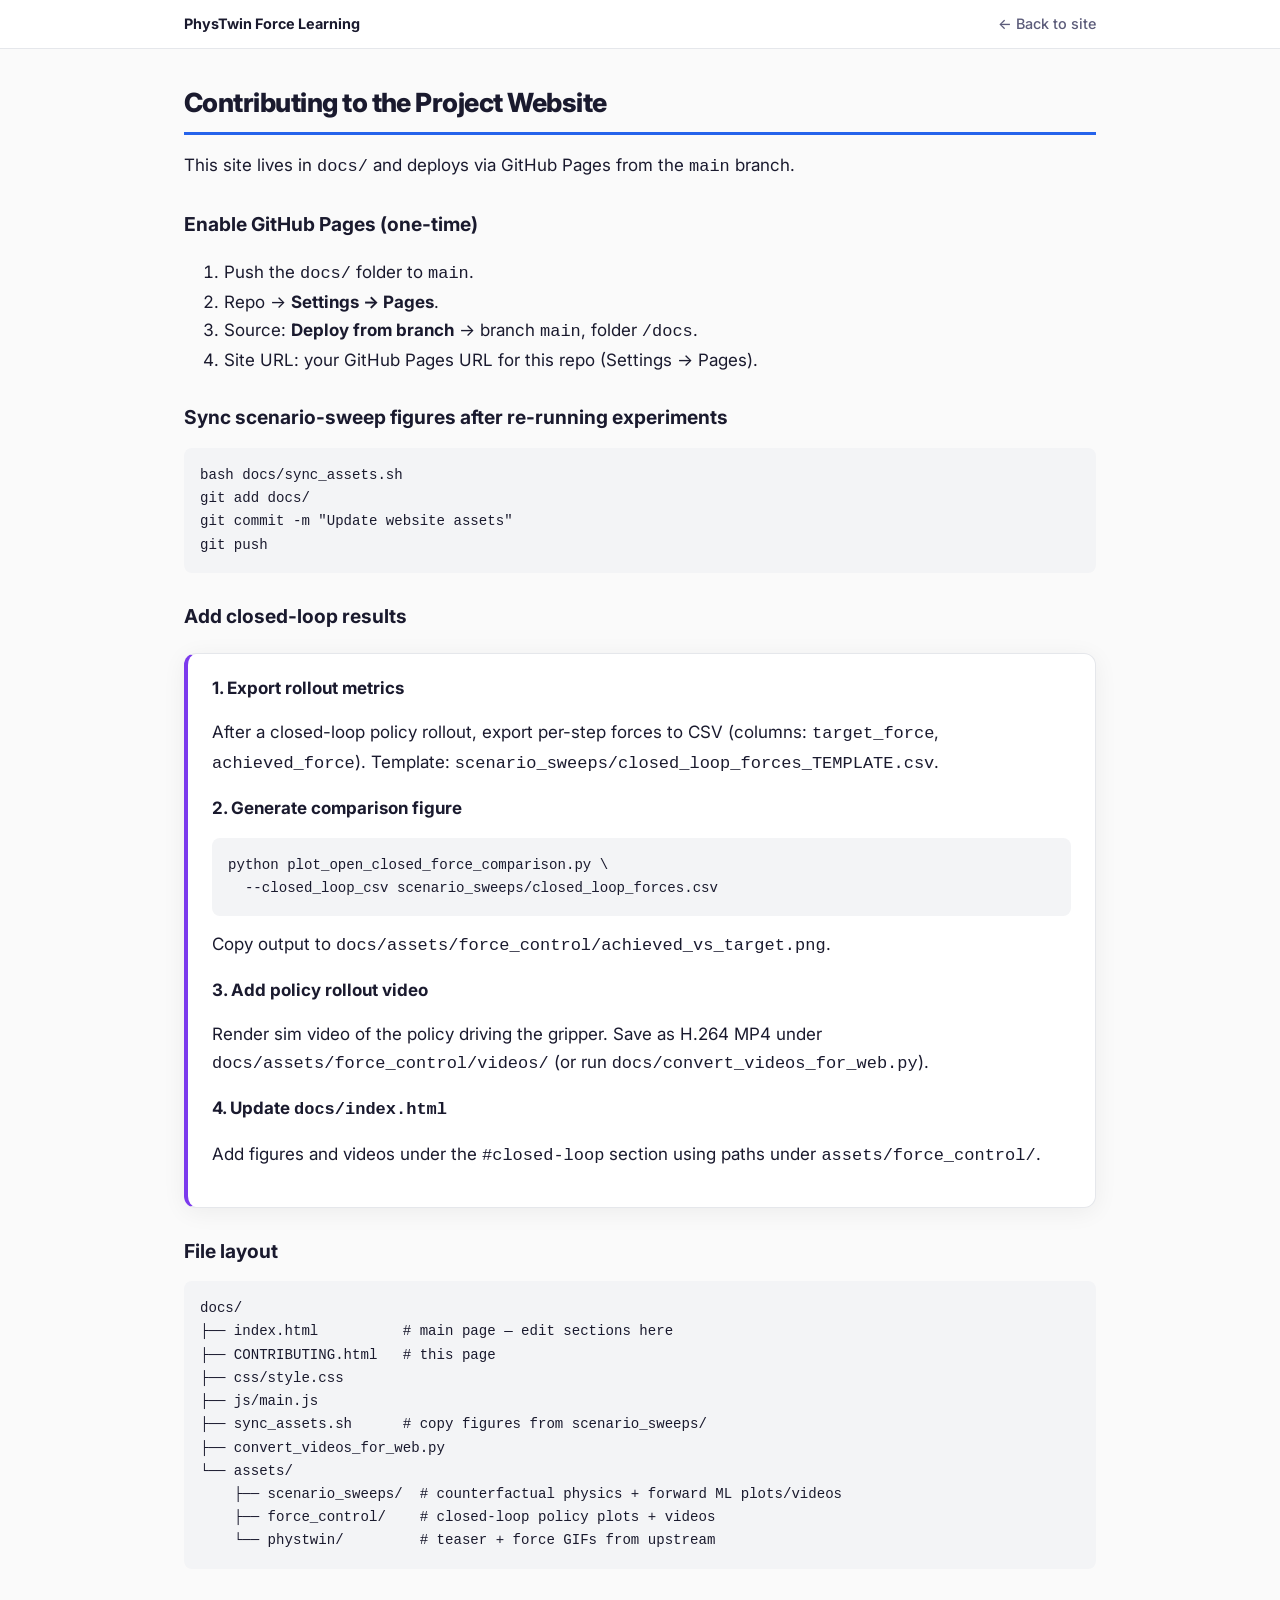
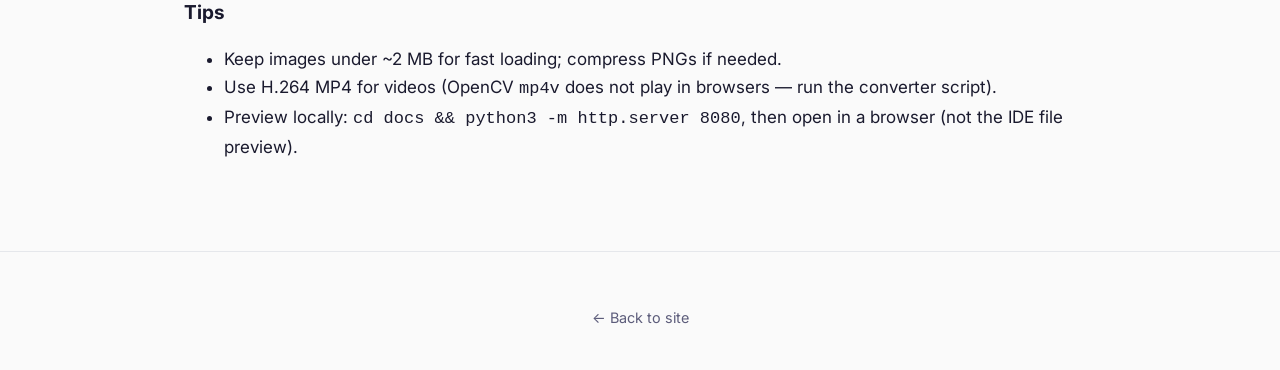
<file: docs/CONTRIBUTING.html>
<!DOCTYPE html>
<html lang="en">
<head>
  <meta charset="utf-8">
  <meta name="viewport" content="width=device-width, initial-scale=1">
  <title>Contribute — PhysTwin Force Learning</title>
  <link rel="preconnect" href="https://fonts.googleapis.com">
  <link rel="preconnect" href="https://fonts.gstatic.com" crossorigin>
  <link href="https://fonts.googleapis.com/css2?family=Inter:wght@400;600;700&display=swap" rel="stylesheet">
  <link rel="stylesheet" href="css/style.css">
</head>
<body>

<nav class="site-nav">
  <div class="site-nav-inner">
    <a class="brand" href="index.html">PhysTwin Force Learning</a>
    <a href="index.html">← Back to site</a>
  </div>
</nav>

<section style="padding-top:2rem;">
  <h2>Contributing to the Project Website</h2>
  <p>This site lives in <code>docs/</code> and deploys via GitHub Pages from the <code>main</code> branch.</p>

  <h3>Enable GitHub Pages (one-time)</h3>
  <ol>
    <li>Push the <code>docs/</code> folder to <code>main</code>.</li>
    <li>Repo → <strong>Settings → Pages</strong>.</li>
    <li>Source: <strong>Deploy from branch</strong> → branch <code>main</code>, folder <code>/docs</code>.</li>
    <li>Site URL: your GitHub Pages URL for this repo (Settings → Pages).</li>
  </ol>

  <h3>Sync scenario-sweep figures after re-running experiments</h3>
  <pre style="overflow-x:auto;font-size:0.88rem;background:#f3f4f6;padding:1rem;border-radius:8px;"><code>bash docs/sync_assets.sh
git add docs/
git commit -m "Update website assets"
git push</code></pre>

  <h3>Add closed-loop results</h3>
  <div class="card control">
    <p><strong>1. Export rollout metrics</strong></p>
    <p>After a closed-loop policy rollout, export per-step forces to CSV (columns: <code>target_force</code>, <code>achieved_force</code>). Template: <code>scenario_sweeps/closed_loop_forces_TEMPLATE.csv</code>.</p>

    <p><strong>2. Generate comparison figure</strong></p>
    <pre style="overflow-x:auto;font-size:0.88rem;background:#f3f4f6;padding:1rem;border-radius:8px;"><code>python plot_open_closed_force_comparison.py \
  --closed_loop_csv scenario_sweeps/closed_loop_forces.csv</code></pre>
    <p>Copy output to <code>docs/assets/force_control/achieved_vs_target.png</code>.</p>

    <p><strong>3. Add policy rollout video</strong></p>
    <p>Render sim video of the policy driving the gripper. Save as H.264 MP4 under <code>docs/assets/force_control/videos/</code> (or run <code>docs/convert_videos_for_web.py</code>).</p>

    <p><strong>4. Update <code>docs/index.html</code></strong></p>
    <p>Add figures and videos under the <code>#closed-loop</code> section using paths under <code>assets/force_control/</code>.</p>
  </div>

  <h3>File layout</h3>
  <pre style="overflow-x:auto;font-size:0.88rem;background:#f3f4f6;padding:1rem;border-radius:8px;"><code>docs/
├── index.html          # main page — edit sections here
├── CONTRIBUTING.html   # this page
├── css/style.css
├── js/main.js
├── sync_assets.sh      # copy figures from scenario_sweeps/
├── convert_videos_for_web.py
└── assets/
    ├── scenario_sweeps/  # counterfactual physics + forward ML plots/videos
    ├── force_control/    # closed-loop policy plots + videos
    └── phystwin/         # teaser + force GIFs from upstream</code></pre>

  <h3>Tips</h3>
  <ul>
    <li>Keep images under ~2 MB for fast loading; compress PNGs if needed.</li>
    <li>Use H.264 MP4 for videos (OpenCV <code>mp4v</code> does not play in browsers — run the converter script).</li>
    <li>Preview locally: <code>cd docs && python3 -m http.server 8080</code>, then open in a browser (not the IDE file preview).</li>
  </ul>
</section>

<footer>
  <p><a href="index.html">← Back to site</a></p>
</footer>

</body>
</html>
</file>
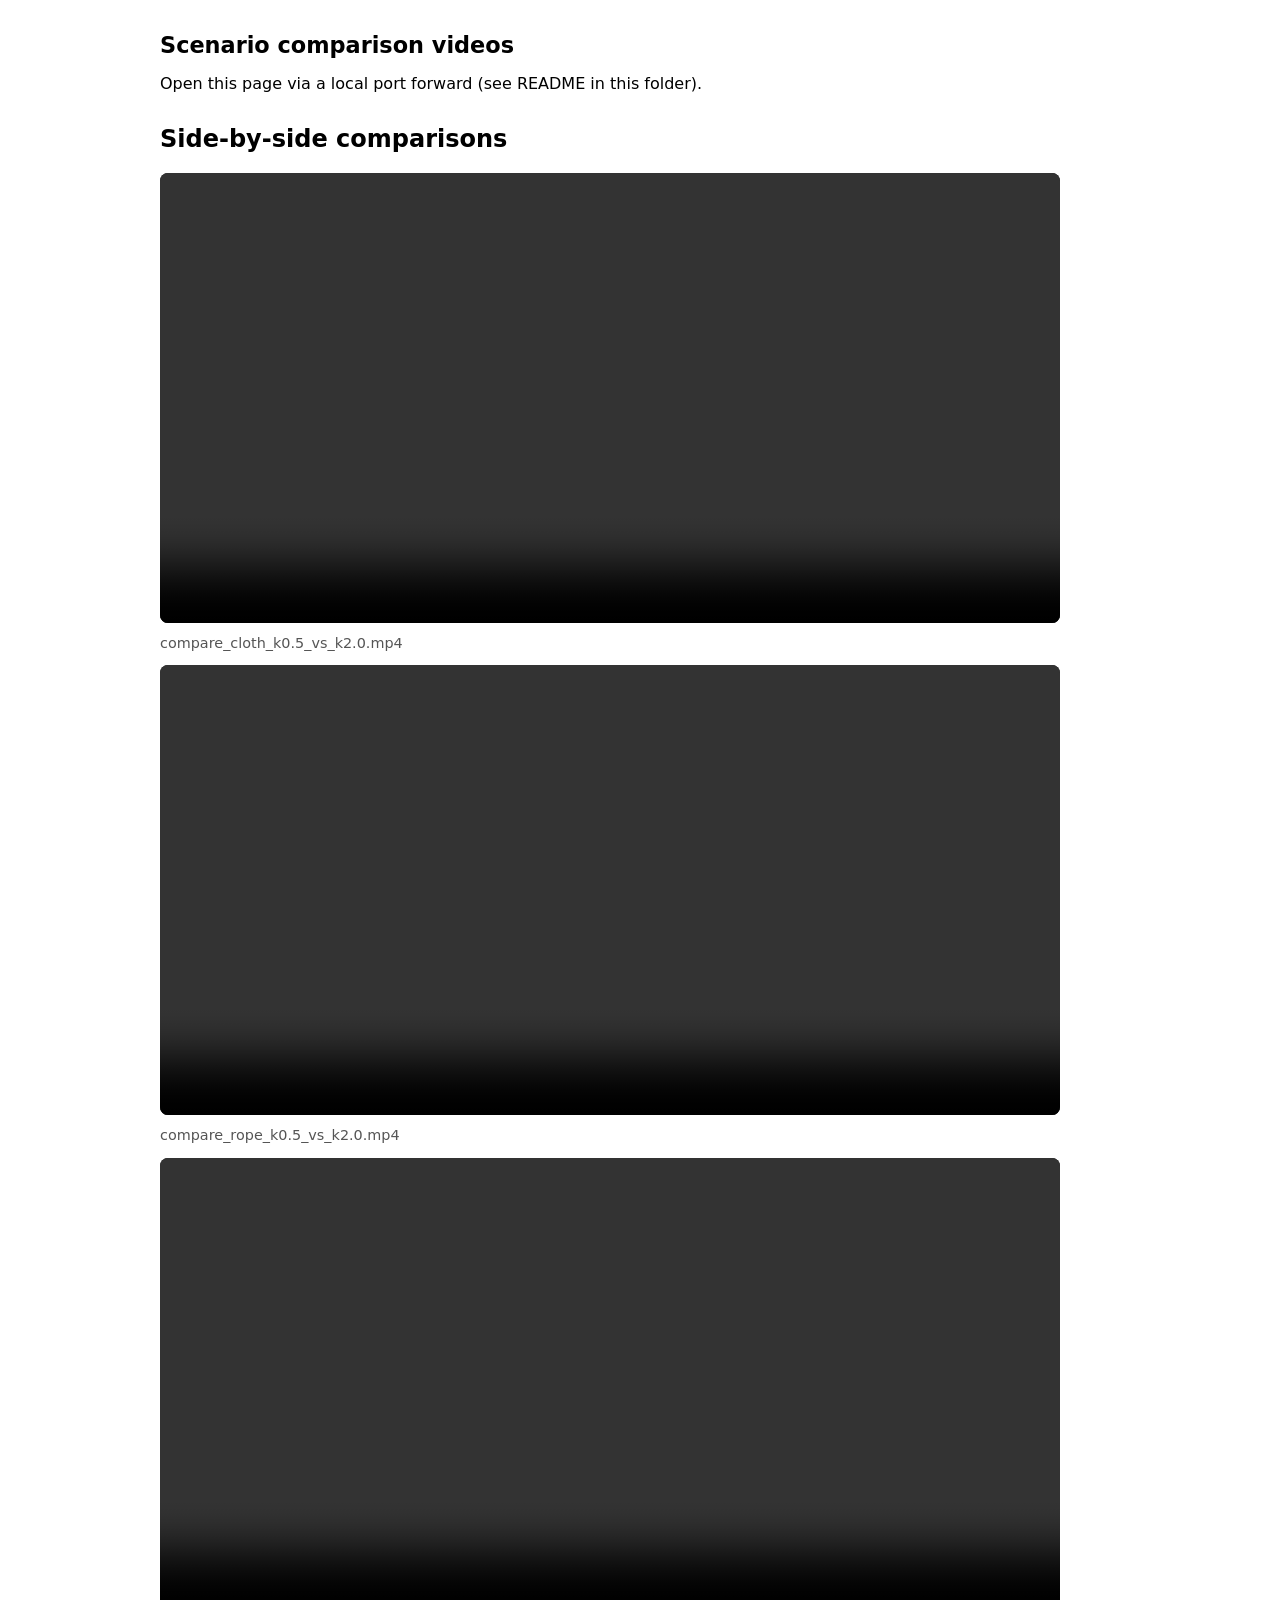
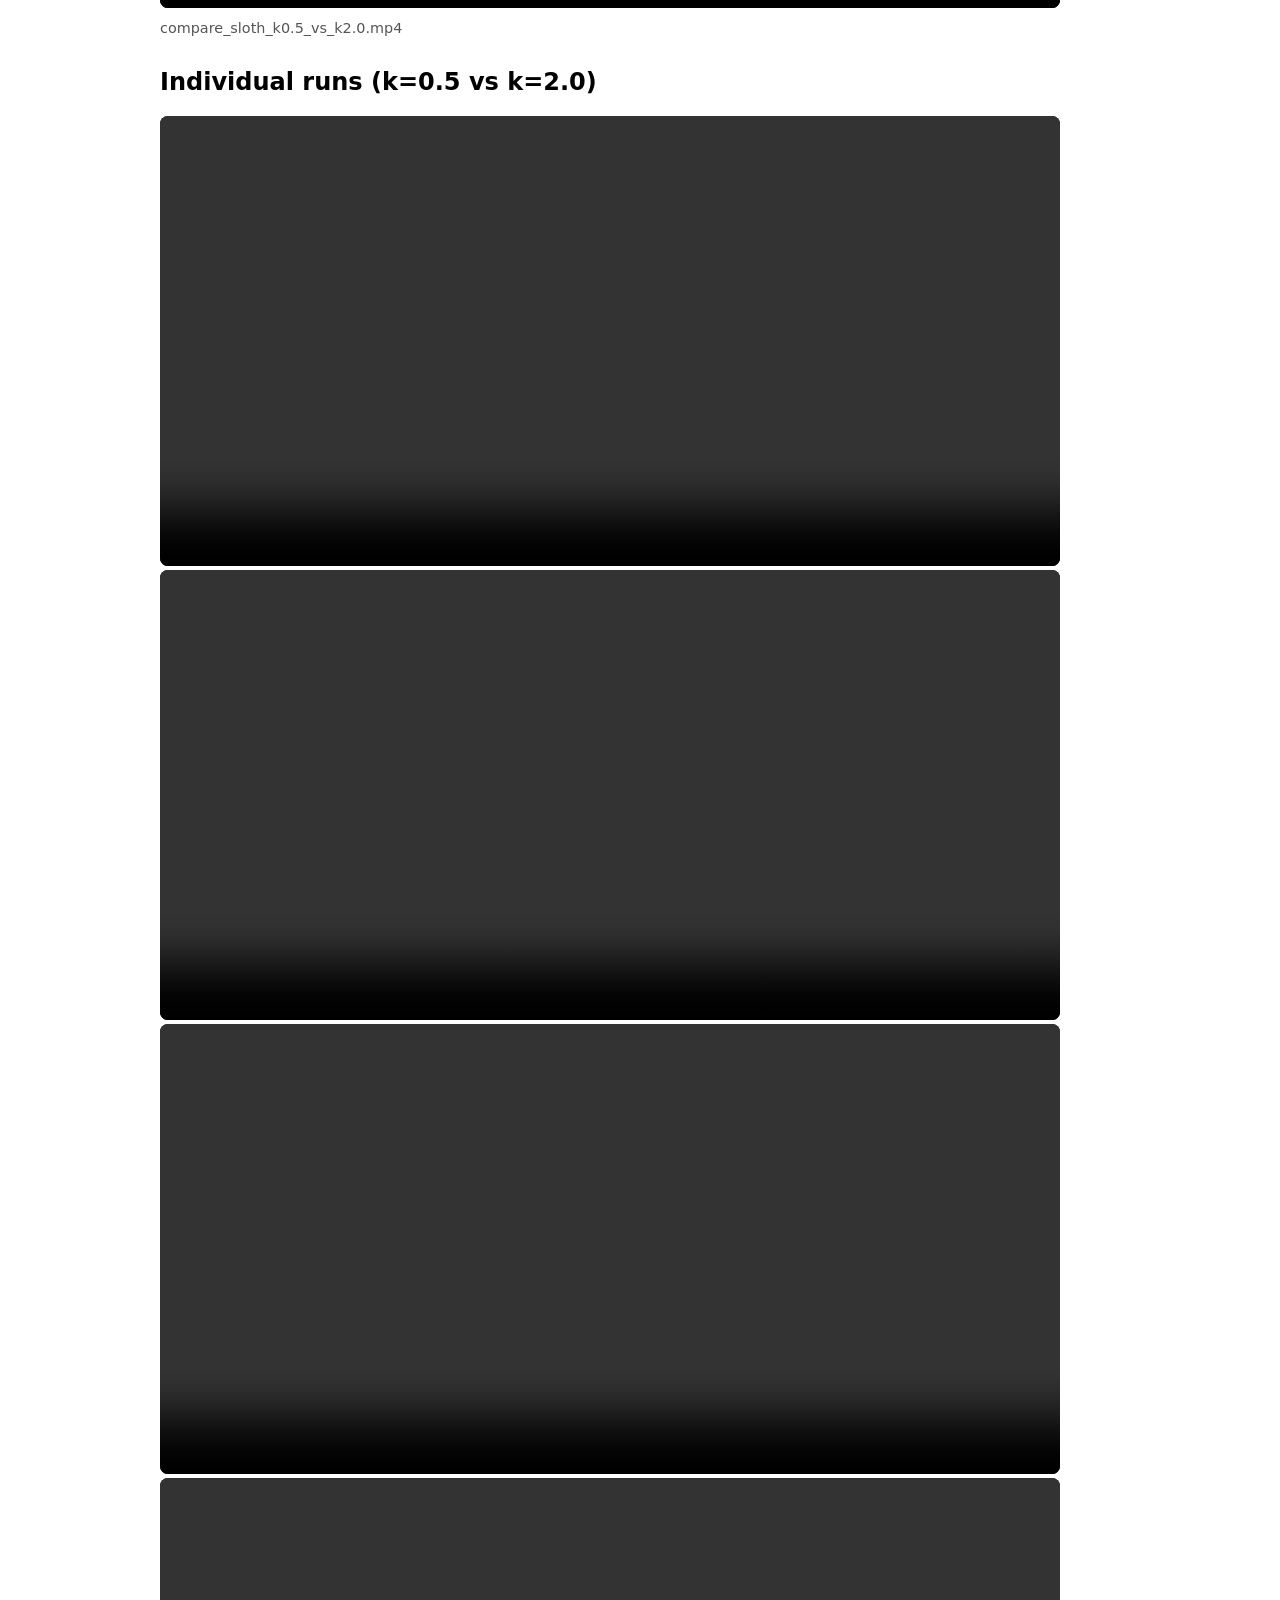
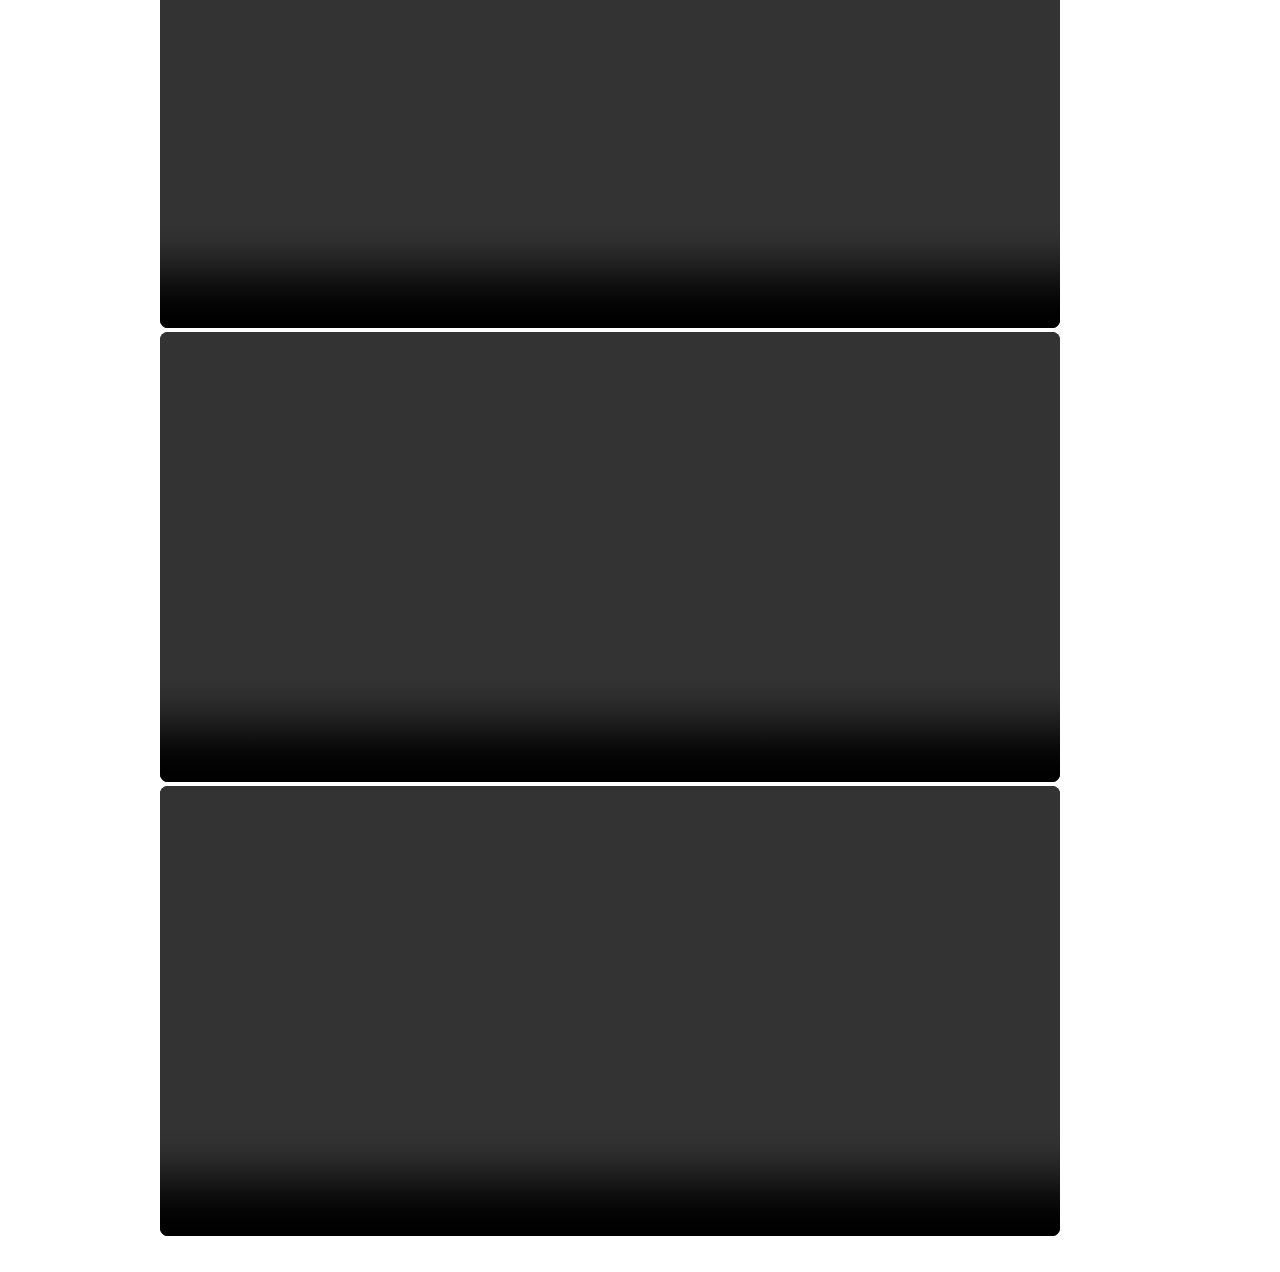
<file: arshia_work/forward_force_results/videos/preview.html>
<!DOCTYPE html>
<html lang="en">
<head>
  <meta charset="utf-8">
  <title>Scenario videos — preview</title>
  <style>
    body { font-family: system-ui, sans-serif; max-width: 960px; margin: 2rem auto; padding: 0 1rem; }
    h1 { font-size: 1.4rem; }
    section { margin: 2rem 0; }
    video { width: 100%; max-width: 900px; border-radius: 8px; background: #111; }
    .caption { color: #555; font-size: 0.9rem; margin-top: 0.5rem; }
  </style>
</head>
<body>
  <h1>Scenario comparison videos</h1>
  <p>Open this page via a local port forward (see README in this folder).</p>

  <section>
    <h2>Side-by-side comparisons</h2>
    <video controls src="compare_cloth_k0.5_vs_k2.0.mp4"></video>
    <p class="caption">compare_cloth_k0.5_vs_k2.0.mp4</p>
    <video controls src="compare_rope_k0.5_vs_k2.0.mp4"></video>
    <p class="caption">compare_rope_k0.5_vs_k2.0.mp4</p>
    <video controls src="compare_sloth_k0.5_vs_k2.0.mp4"></video>
    <p class="caption">compare_sloth_k0.5_vs_k2.0.mp4</p>
  </section>

  <section>
    <h2>Individual runs (k=0.5 vs k=2.0)</h2>
    <video controls src="cloth__k0.5__concrete.mp4"></video>
    <video controls src="cloth__k2.0__concrete.mp4"></video>
    <video controls src="rope__k0.5__concrete.mp4"></video>
    <video controls src="rope__k2.0__concrete.mp4"></video>
    <video controls src="sloth__k0.5__concrete.mp4"></video>
    <video controls src="sloth__k2.0__concrete.mp4"></video>
  </section>
</body>
</html>
</file>
<file: docs/css/style.css>
/* PhysTwin Force Learning — project page styles */

:root {
  --bg: #fafafa;
  --surface: #ffffff;
  --text: #1a1a2e;
  --muted: #5c5c7a;
  --accent: #2563eb;
  --accent-soft: #dbeafe;
  --border: #e5e7eb;
  --sweeps: #059669;
  --control: #7c3aed;
  --shadow: 0 4px 24px rgba(0, 0, 0, 0.06);
  --radius: 12px;
  --max-width: 960px;
  --font: "Inter", -apple-system, BlinkMacSystemFont, "Segoe UI", Roboto, sans-serif;
}

* {
  box-sizing: border-box;
}

html {
  scroll-behavior: smooth;
}

body {
  margin: 0;
  font-family: var(--font);
  font-size: 17px;
  line-height: 1.65;
  color: var(--text);
  background: var(--bg);
}

a {
  color: var(--accent);
  text-decoration: none;
}

a:hover {
  text-decoration: underline;
}

/* Nav */
.site-nav {
  position: sticky;
  top: 0;
  z-index: 100;
  background: rgba(255, 255, 255, 0.92);
  backdrop-filter: blur(10px);
  border-bottom: 1px solid var(--border);
}

.site-nav-inner {
  max-width: var(--max-width);
  margin: 0 auto;
  padding: 0.75rem 1.5rem;
  display: flex;
  flex-wrap: wrap;
  align-items: center;
  gap: 0.5rem 1.25rem;
}

.site-nav .brand {
  font-weight: 700;
  color: var(--text);
  margin-right: auto;
}

.site-nav a {
  font-size: 0.9rem;
  color: var(--muted);
  font-weight: 500;
}

.site-nav a:hover {
  color: var(--accent);
  text-decoration: none;
}

/* Hero */
.hero {
  text-align: center;
  padding: 3.5rem 1.5rem 2.5rem;
  max-width: var(--max-width);
  margin: 0 auto;
}

.hero h1 {
  font-size: clamp(1.75rem, 4vw, 2.35rem);
  font-weight: 800;
  line-height: 1.25;
  margin: 0 0 1rem;
  letter-spacing: -0.02em;
}

.hero .subtitle {
  font-size: 1.1rem;
  color: var(--muted);
  max-width: 42rem;
  margin: 0 auto 1.5rem;
}

.authors {
  font-size: 1rem;
  margin-bottom: 1.25rem;
}

.authors span {
  white-space: nowrap;
}

.affiliation {
  font-size: 0.95rem;
  color: var(--muted);
  margin-bottom: 1.5rem;
}

.hero-links {
  display: flex;
  flex-wrap: wrap;
  justify-content: center;
  gap: 0.75rem;
}

.btn {
  display: inline-block;
  padding: 0.55rem 1.15rem;
  border-radius: 8px;
  font-weight: 600;
  font-size: 0.95rem;
  border: 1px solid var(--border);
  background: var(--surface);
  color: var(--text);
  transition: background 0.15s, border-color 0.15s;
}

.btn:hover {
  background: var(--accent-soft);
  border-color: var(--accent);
  text-decoration: none;
}

.btn-primary {
  background: var(--accent);
  border-color: var(--accent);
  color: #fff;
}

.btn-primary:hover {
  background: #1d4ed8;
  color: #fff;
}

.teaser-img {
  max-width: 100%;
  border-radius: var(--radius);
  box-shadow: var(--shadow);
  margin-top: 2rem;
}

/* Sections */
section {
  max-width: var(--max-width);
  margin: 0 auto;
  padding: 2.5rem 1.5rem;
}

section h2 {
  font-size: 1.65rem;
  font-weight: 800;
  margin: 0 0 1rem;
  letter-spacing: -0.02em;
  padding-bottom: 0.5rem;
  border-bottom: 3px solid var(--accent);
}

section h3 {
  font-size: 1.2rem;
  font-weight: 700;
  margin: 1.75rem 0 0.75rem;
}

section p {
  margin: 0 0 1rem;
}

.lead {
  font-size: 1.05rem;
  color: var(--muted);
}

/* Cards & tables */
.card {
  background: var(--surface);
  border: 1px solid var(--border);
  border-radius: var(--radius);
  padding: 1.25rem 1.5rem;
  margin: 1.25rem 0;
  box-shadow: var(--shadow);
}

.card.sweeps {
  border-left: 4px solid var(--sweeps);
}

.card.control {
  border-left: 4px solid var(--control);
}

table {
  width: 100%;
  border-collapse: collapse;
  font-size: 0.92rem;
  margin: 1rem 0;
}

th, td {
  border: 1px solid var(--border);
  padding: 0.6rem 0.75rem;
  text-align: left;
}

th {
  background: #f3f4f6;
  font-weight: 600;
}

.table-scroll {
  overflow-x: auto;
}

/* Two-track diagram */
.split-diagram {
  display: grid;
  grid-template-columns: 1fr auto 1fr;
  gap: 1rem;
  align-items: stretch;
  margin: 1.5rem 0;
}

.split-col {
  background: var(--surface);
  border: 1px solid var(--border);
  border-radius: var(--radius);
  padding: 1.25rem;
}

.split-col.sweeps { border-top: 4px solid var(--sweeps); }
.split-col.control { border-top: 4px solid var(--control); }

.split-col h4 {
  margin: 0 0 0.75rem;
  font-size: 1rem;
}

.split-col ul {
  margin: 0;
  padding-left: 1.2rem;
  font-size: 0.95rem;
}

.split-mid {
  display: flex;
  align-items: center;
  font-weight: 700;
  color: var(--muted);
  font-size: 0.85rem;
}

@media (max-width: 700px) {
  .split-diagram {
    grid-template-columns: 1fr;
  }
  .split-mid {
    justify-content: center;
    padding: 0.5rem 0;
  }
}

/* Figures */
.figure {
  margin: 1.5rem 0;
  text-align: center;
}

.figure img,
.figure video {
  max-width: 100%;
  border-radius: var(--radius);
  box-shadow: var(--shadow);
}

.figure-grid {
  display: grid;
  grid-template-columns: repeat(auto-fit, minmax(260px, 1fr));
  gap: 1.25rem;
  margin: 1.5rem 0;
}

.figure-grid .figure {
  margin: 0;
}

.figure-compact {
  max-width: 560px;
  margin-left: auto;
  margin-right: auto;
}

.figure-compact img {
  width: 100%;
  height: auto;
}

.caption {
  font-size: 0.88rem;
  color: var(--muted);
  margin-top: 0.65rem;
  line-height: 1.45;
}

.placeholder {
  background: linear-gradient(135deg, #f3f4f6 0%, #e5e7eb 100%);
  border: 2px dashed #cbd5e1;
  border-radius: var(--radius);
  padding: 2.5rem 1.5rem;
  text-align: center;
  color: var(--muted);
  min-height: 180px;
  display: flex;
  flex-direction: column;
  align-items: center;
  justify-content: center;
}

.placeholder strong {
  color: var(--control);
  display: block;
  margin-bottom: 0.5rem;
}

.placeholder code {
  font-size: 0.85rem;
  background: rgba(255,255,255,0.7);
  padding: 0.15rem 0.4rem;
  border-radius: 4px;
}

/* GIF row */
.gif-row {
  display: grid;
  grid-template-columns: repeat(3, 1fr);
  gap: 1rem;
  margin: 1.5rem 0;
}

.gif-row img {
  width: 100%;
  border-radius: var(--radius);
  box-shadow: var(--shadow);
}

@media (max-width: 600px) {
  .gif-row {
    grid-template-columns: 1fr;
  }
}

/* Flow steps */
.flow {
  counter-reset: step;
  list-style: none;
  padding: 0;
  margin: 1rem 0;
}

.flow li {
  position: relative;
  padding: 0.75rem 0 0.75rem 2.75rem;
  border-left: 2px solid var(--border);
  margin-left: 1rem;
}

.flow li::before {
  counter-increment: step;
  content: counter(step);
  position: absolute;
  left: -1.1rem;
  top: 0.65rem;
  width: 1.75rem;
  height: 1.75rem;
  background: var(--accent);
  color: #fff;
  border-radius: 50%;
  font-size: 0.8rem;
  font-weight: 700;
  display: flex;
  align-items: center;
  justify-content: center;
}

.tag {
  display: inline-block;
  font-size: 0.75rem;
  font-weight: 600;
  padding: 0.2rem 0.55rem;
  border-radius: 999px;
  margin-right: 0.35rem;
}

.tag-sweeps { background: #d1fae5; color: #065f46; }
.tag-control { background: #ede9fe; color: #5b21b6; }
.tag-shared { background: var(--accent-soft); color: #1e40af; }

/* Footer */
footer {
  text-align: center;
  padding: 2.5rem 1.5rem 3rem;
  color: var(--muted);
  font-size: 0.9rem;
  border-top: 1px solid var(--border);
  margin-top: 2rem;
}

footer a {
  color: var(--muted);
}
</file>
